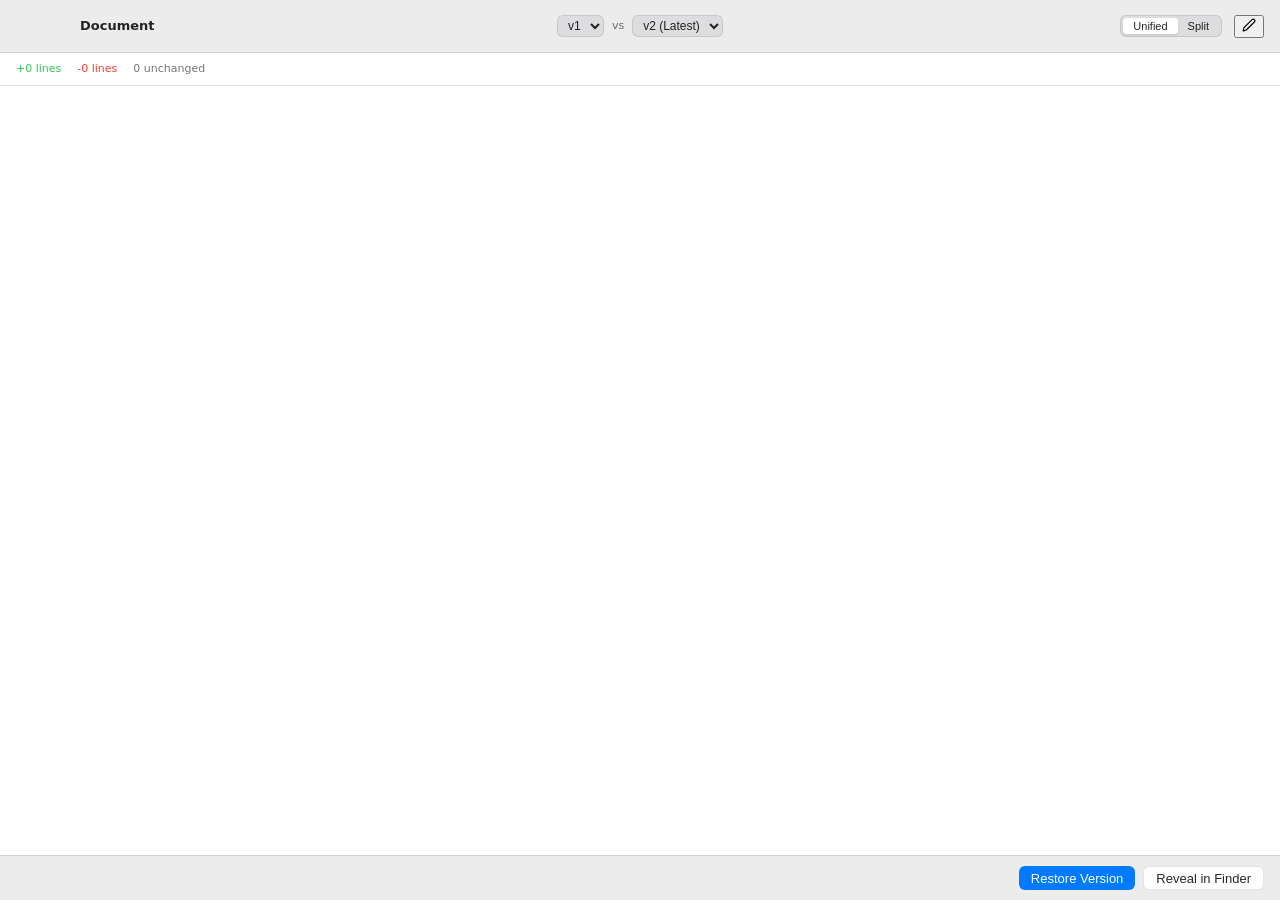
<file: ui/compare.html>
<!DOCTYPE html>
<html lang="en">
<head>
  <meta charset="UTF-8">
  <title>Compare Versions</title>
  <script>window.addEventListener('contextmenu', (e) => e.preventDefault(), true);</script>
  <link rel="stylesheet" href="styles/base.css">
  <link rel="stylesheet" href="styles/tokens.css">
  <link rel="stylesheet" href="styles/compare.css">
</head>
<body data-tauri-drag-region>
  <div id="compare-app">
    <header class="compare-header" data-tauri-drag-region>
      <div class="header-left">
        <h1 id="diff-file-name">Document</h1>
      </div>
      <div class="header-center">
        <select id="diff-v-left" class="version-picker"><option>v1</option></select>
        <span class="compare-vs">vs</span>
        <select id="diff-v-right" class="version-picker"><option>v2 (Latest)</option></select>
      </div>
      <div class="header-right">
        <div class="segmented-control">
          <button class="segment active">Unified</button>
          <button class="segment">Split</button>
        </div>
        <button id="diff-pin-btn" class="icon-btn" title="Toggle Pin">
          <svg width="14" height="14" viewBox="0 0 24 24" fill="none" stroke="currentColor" stroke-width="2"><path d="M21.174 6.812a1 1 0 0 0-3.986-3.987L3.842 16.174a2 2 0 0 0-.5.83l-1.321 4.36a.5.5 0 0 0 .622.622l4.36-1.32a2 2 0 0 0 .83-.5ZM8 15h.01M11 15h.01M14 15h.01M17 15h.01M11 12h.01M14 12h.01M17 12h.01M14 9h.01M17 9h.01M17 6h.01"/></svg>
        </button>
      </div>
    </header>
    
    <div class="diff-stats-bar">
      <span id="diff-stat-added" class="stat-added">+0 lines</span>
      <span id="diff-stat-removed" class="stat-removed">-0 lines</span>
      <span id="diff-stat-unchanged">0 unchanged</span>
    </div>
    
    <main id="diff-content" class="diff-content">
      <!-- Diff lines go here -->
    </main>
    
    <footer class="compare-footer">
      <button class="btn btn-primary" id="btn-restore">Restore Version</button>
      <button class="btn btn-secondary" id="btn-reveal">Reveal in Finder</button>
    </footer>
  </div>
  <script type="module" src="compare.js"></script>
</body>
</html>
</file>
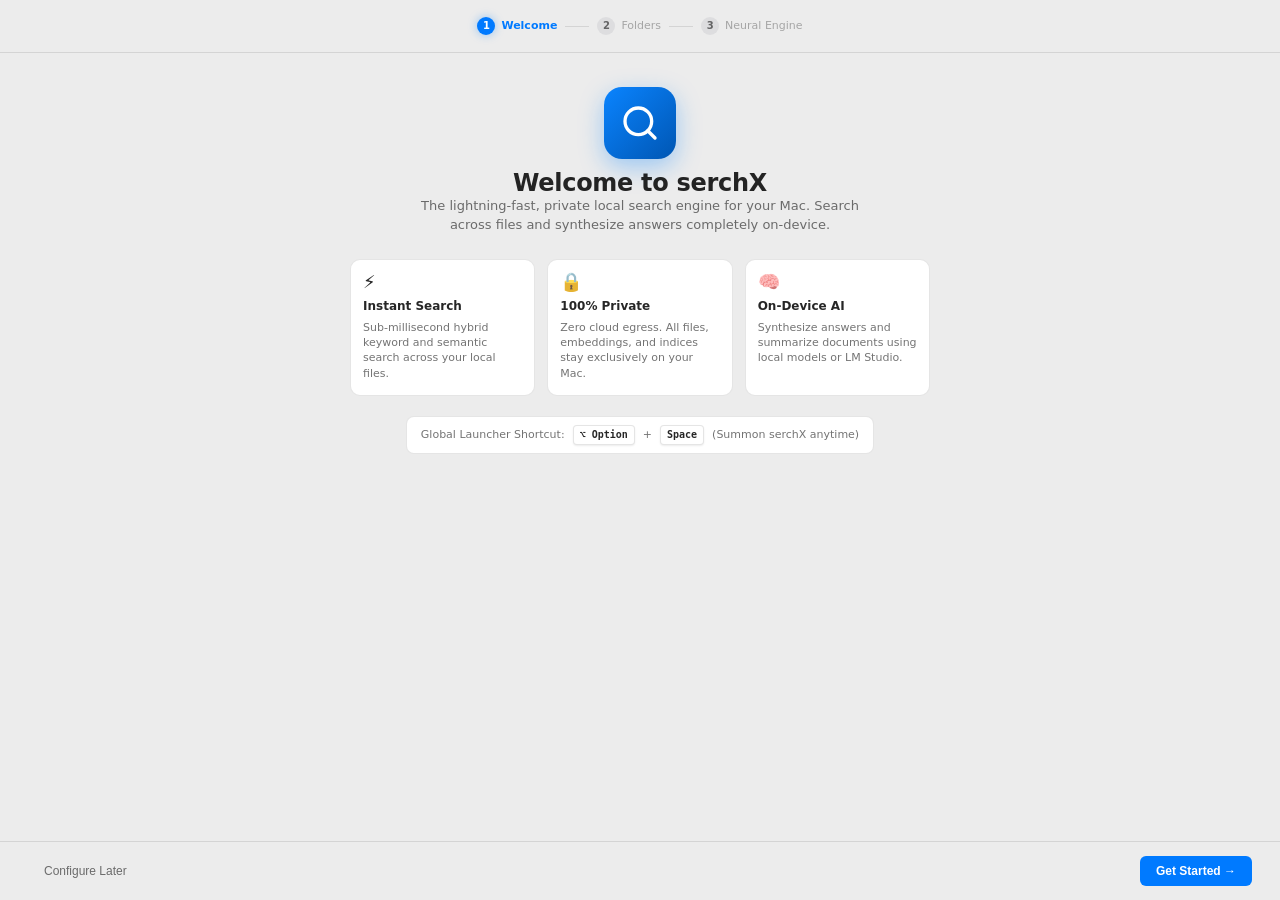
<file: ui/onboarding.html>
<!DOCTYPE html>
<html lang="en">
<head>
  <meta charset="UTF-8">
  <title>Welcome to serchX</title>
  <script>window.addEventListener('contextmenu', (e) => e.preventDefault(), true);</script>
  <link rel="stylesheet" href="styles/tokens.css">
  <link rel="stylesheet" href="styles/base.css">
  <link rel="stylesheet" href="styles/onboarding.css">
</head>
<body>
  <div class="onboarding-app">
    <!-- Top Step Bar (macOS draggable header) -->
    <header class="onboarding-header" data-tauri-drag-region>
      <div class="step-indicator">
        <div id="dot-step-1" class="step-dot active">
          <span class="step-circle">1</span>
          <span>Welcome</span>
        </div>
        <div class="step-separator"></div>
        <div id="dot-step-2" class="step-dot">
          <span class="step-circle">2</span>
          <span>Folders</span>
        </div>
        <div class="step-separator"></div>
        <div id="dot-step-3" class="step-dot">
          <span class="step-circle">3</span>
          <span>Neural Engine</span>
        </div>
      </div>
    </header>

    <!-- Main Content Panes -->
    <main class="onboarding-content">
      <!-- Step 1: Welcome -->
      <section id="step-1" class="step-pane active">
        <div class="welcome-hero">
          <div class="hero-icon-wrap">
            <svg width="40" height="40" viewBox="0 0 24 24" fill="none" stroke="currentColor" stroke-width="2" stroke-linecap="round" stroke-linejoin="round">
              <circle cx="11" cy="11" r="8"></circle>
              <line x1="21" y1="21" x2="16.65" y2="16.65"></line>
            </svg>
          </div>
          <h1 class="hero-title">Welcome to serchX</h1>
          <p class="hero-desc">The lightning-fast, private local search engine for your Mac. Search across files and synthesize answers completely on-device.</p>

          <div class="feature-cards-grid">
            <div class="feature-card">
              <div class="feature-card-icon">⚡</div>
              <div class="feature-card-title">Instant Search</div>
              <p class="feature-card-desc">Sub-millisecond hybrid keyword and semantic search across your local files.</p>
            </div>
            <div class="feature-card">
              <div class="feature-card-icon">🔒</div>
              <div class="feature-card-title">100% Private</div>
              <p class="feature-card-desc">Zero cloud egress. All files, embeddings, and indices stay exclusively on your Mac.</p>
            </div>
            <div class="feature-card">
              <div class="feature-card-icon">🧠</div>
              <div class="feature-card-title">On-Device AI</div>
              <p class="feature-card-desc">Synthesize answers and summarize documents using local models or LM Studio.</p>
            </div>
          </div>

          <div class="welcome-tip-banner">
            <span>Global Launcher Shortcut:</span>
            <span class="kbd-badge">⌥ Option</span> + <span class="kbd-badge">Space</span>
            <span>(Summon serchX anytime)</span>
          </div>
        </div>
      </section>

      <!-- Step 2: Choose What to Index -->
      <section id="step-2" class="step-pane">
        <div class="section-header">
          <h2 class="section-title">Choose Folders to Index</h2>
          <p class="section-desc">serchX only accesses folders you explicitly select. We never scan without your consent.</p>
        </div>

        <div id="folders-list-container" class="folder-pick-list">
          <!-- Documents -->
          <div class="folder-item">
            <div class="folder-info">
              <div class="folder-icon">
                <svg width="16" height="16" viewBox="0 0 24 24" fill="none" stroke="currentColor" stroke-width="2"><path d="M14 2H6a2 2 0 0 0-2 2v16a2 2 0 0 0 2 2h12a2 2 0 0 0 2-2V8z"/><polyline points="14 2 14 8 20 8"/></svg>
              </div>
              <div class="folder-texts">
                <div class="folder-name-row">
                  <span class="folder-name">Documents</span>
                  <span class="folder-tag recommended">Common</span>
                </div>
                <span class="folder-subpath">~/Documents</span>
              </div>
            </div>
            <div class="folder-actions">
              <label class="switch">
                <input type="checkbox" id="check-folder-documents">
                <span class="slider"></span>
              </label>
            </div>
          </div>

          <!-- Desktop -->
          <div class="folder-item">
            <div class="folder-info">
              <div class="folder-icon">
                <svg width="16" height="16" viewBox="0 0 24 24" fill="none" stroke="currentColor" stroke-width="2"><rect x="2" y="3" width="20" height="14" rx="2" ry="2"/><line x1="8" y1="21" x2="16" y2="21"/><line x1="12" y1="17" x2="12" y2="21"/></svg>
              </div>
              <div class="folder-texts">
                <div class="folder-name-row">
                  <span class="folder-name">Desktop</span>
                </div>
                <span class="folder-subpath">~/Desktop</span>
              </div>
            </div>
            <div class="folder-actions">
              <label class="switch">
                <input type="checkbox" id="check-folder-desktop">
                <span class="slider"></span>
              </label>
            </div>
          </div>

          <!-- Downloads -->
          <div class="folder-item">
            <div class="folder-info">
              <div class="folder-icon">
                <svg width="16" height="16" viewBox="0 0 24 24" fill="none" stroke="currentColor" stroke-width="2"><path d="M21 15v4a2 2 0 0 1-2 2H5a2 2 0 0 1-2-2v-4"/><polyline points="7 10 12 15 17 10"/><line x1="12" y1="15" x2="12" y2="3"/></svg>
              </div>
              <div class="folder-texts">
                <div class="folder-name-row">
                  <span class="folder-name">Downloads</span>
                </div>
                <span class="folder-subpath">~/Downloads</span>
              </div>
            </div>
            <div class="folder-actions">
              <label class="switch">
                <input type="checkbox" id="check-folder-downloads">
                <span class="slider"></span>
              </label>
            </div>
          </div>

          <!-- Custom folders dynamically added here -->
          <div id="custom-folders-container"></div>
        </div>

        <button id="btn-pick-custom-folder" class="custom-folder-add-btn">
          <svg width="14" height="14" viewBox="0 0 24 24" fill="none" stroke="currentColor" stroke-width="2"><line x1="12" y1="5" x2="12" y2="19"/><line x1="5" y1="12" x2="19" y2="12"/></svg>
          Add Custom Folder...
        </button>

        <div class="privacy-notice-box">
          <span class="privacy-icon">✓</span>
          <div>
            <strong>Strict Privacy Guarantee:</strong> Folders are only accessed when you explicitly select them. You can pause, re-index, or remove any folder anytime in Settings.
          </div>
        </div>
      </section>

      <!-- Step 3: Neural Engine Setup -->
      <section id="step-3" class="step-pane">
        <div class="section-header">
          <h2 class="section-title">Local AI & Neural Engine</h2>
          <p class="section-desc">Choose how serchX will synthesize search answers and summarize documents.</p>
        </div>

        <div class="ai-options-group">
          <!-- Option 1: On-Device Model (Native Metal) -->
          <div id="card-ai-native" class="ai-option-card selected">
            <div class="ai-option-header">
              <div class="ai-option-title-group">
                <div class="ai-radio-circle"><div class="ai-radio-inner"></div></div>
                <span class="ai-option-title">On-Device Neural Model (Metal GPU)</span>
              </div>
              <span id="ai-hardware-badge" class="ai-badge recommended">Recommended</span>
            </div>
            <p id="ai-native-model-desc" class="ai-option-desc">
              Download a lightweight open model optimized for your Apple Silicon Mac. 100% private on-device inference with zero cloud cost.
            </p>
            <div class="ai-subconfig" style="display: flex;">
              <label style="font-size: 11px; color: var(--label); display: flex; align-items: center; gap: 6px; cursor: pointer;">
                <input type="checkbox" id="check-download-native-model" checked>
                <span id="download-native-model-label">Download recommended model in background</span>
              </label>
            </div>
          </div>

          <!-- Option 2: Local Server (LM Studio / Ollama) -->
          <div id="card-ai-server" class="ai-option-card">
            <div class="ai-option-header">
              <div class="ai-option-title-group">
                <div class="ai-radio-circle"><div class="ai-radio-inner"></div></div>
                <span class="ai-option-title">Local Server (LM Studio / Ollama)</span>
              </div>
              <span class="ai-badge byo">Custom Server</span>
            </div>
            <p class="ai-option-desc">
              Connect to your existing local AI server. Use your downloaded models from LM Studio or Ollama without downloading again.
            </p>
            <div class="ai-subconfig">
              <div style="display: flex; gap: 8px; align-items: center;">
                <select id="select-onboarding-provider" class="text-input" style="height: 24px; font-size: 11px; padding: 0 8px; background: var(--content-bg); border: 0.5px solid var(--separator); border-radius: 4px; color: var(--label);">
                  <option value="lm_studio">LM Studio (v1 API)</option>
                  <option value="ollama">Ollama</option>
                </select>
                <input type="text" id="input-onboarding-endpoint" class="text-input" style="height: 24px; width: 170px; font-size: 11px; font-family: var(--mono); padding: 0 8px; background: var(--content-bg); border: 0.5px solid var(--separator); border-radius: 4px; color: var(--label);" value="http://127.0.0.1:1234">
                <button id="btn-onboarding-test-server" class="btn" style="height: 24px; padding: 0 8px; font-size: 10px;">Check</button>
              </div>
              <span id="onboarding-server-status" style="font-size: 10px; color: var(--label-2);"></span>
            </div>
          </div>

          <!-- Option 3: Search Only -->
          <div id="card-ai-none" class="ai-option-card">
            <div class="ai-option-header">
              <div class="ai-option-title-group">
                <div class="ai-radio-circle"><div class="ai-radio-inner"></div></div>
                <span class="ai-option-title">Search Only (No AI Synthesis)</span>
              </div>
              <span class="ai-badge light">Lightweight</span>
            </div>
            <p class="ai-option-desc">
              Focus purely on fast keyword & semantic file retrieval. Zero extra RAM or background model downloads. You can enable AI later in Settings.
            </p>
          </div>
        </div>
      </section>
    </main>

    <!-- Bottom Footer Navigation -->
    <footer class="onboarding-footer">
      <div class="footer-left">
        <button id="btn-back" class="btn" style="display: none;">← Back</button>
        <button id="btn-skip-setup" class="btn btn-subtle">Configure Later</button>
      </div>
      <div class="footer-right">
        <button id="btn-next" class="btn btn-primary">Get Started →</button>
      </div>
    </footer>
  </div>

  <script type="module" src="onboarding.js"></script>
</body>
</html>
</file>
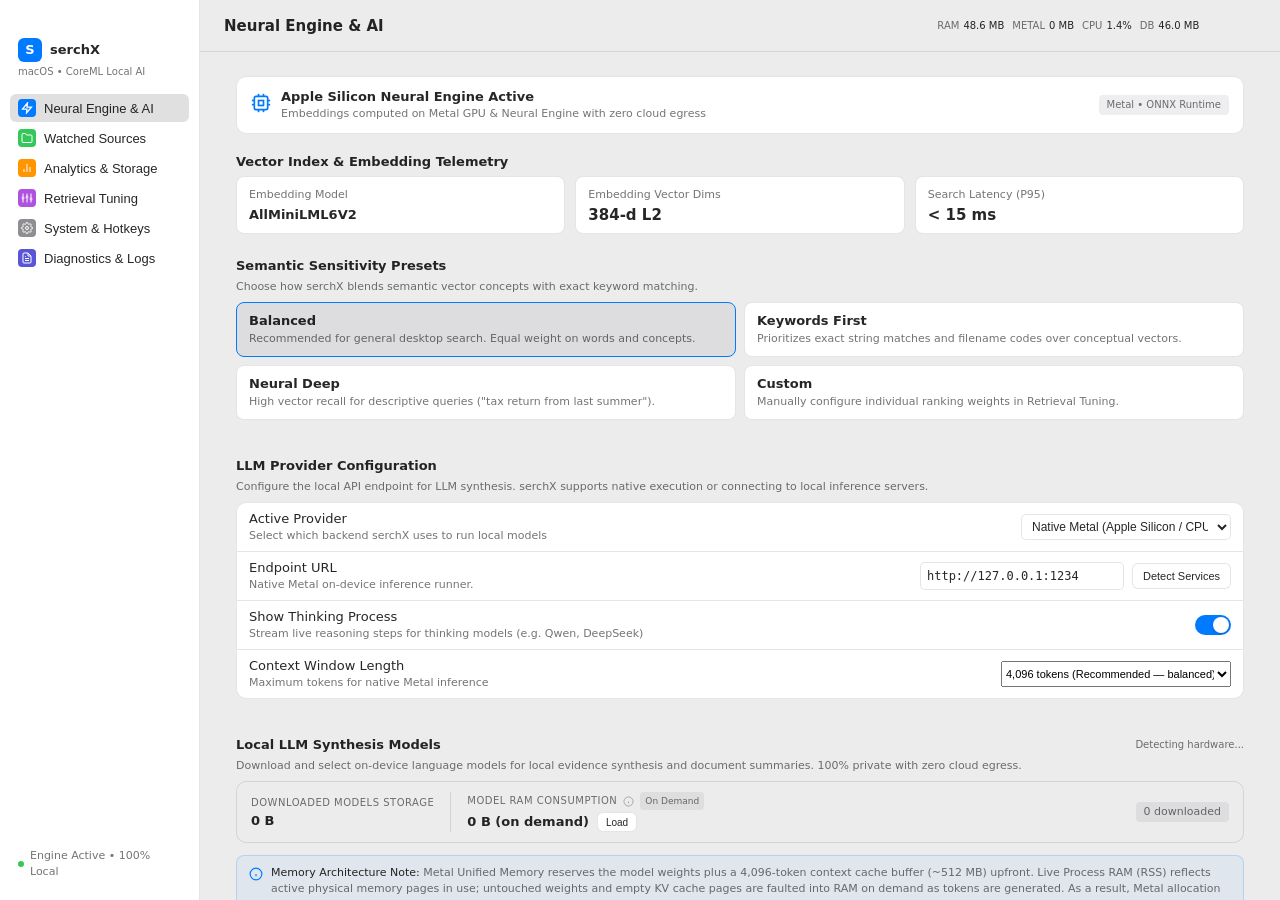
<file: ui/settings.html>
<!DOCTYPE html>
<html lang="en">

<head>
  <meta charset="UTF-8">
  <meta name="viewport" content="width=device-width, initial-scale=1.0">
  <title>serchX Settings</title>
  <script>window.addEventListener('contextmenu', (e) => e.preventDefault(), true);</script>
  <link rel="stylesheet" href="styles/tokens.css">
  <link rel="stylesheet" href="styles/base.css">
  <link rel="stylesheet" href="styles/settings-app.css">
</head>

<body>
  <div class="settings-shell" data-tauri-drag-region>
    <!-- Left Sidebar -->
    <aside class="settings-sidebar" data-tauri-drag-region>
      <div data-tauri-drag-region>
        <div class="sidebar-header" data-tauri-drag-region>
          <div class="brand-row" data-tauri-drag-region>
            <div class="brand-icon" data-tauri-drag-region>S</div>
            <span class="brand-title" data-tauri-drag-region>serchX</span>
          </div>
          <span class="brand-badge" data-tauri-drag-region>macOS • CoreML Local AI</span>
        </div>

        <nav class="sidebar-nav">
          <button class="nav-item active" data-tab="neural-engine">
            <span class="nav-icon icon-blue">
              <svg viewBox="0 0 24 24" fill="none" stroke="currentColor" stroke-width="2.5">
                <polygon points="13 2 3 14 12 14 11 22 21 10 12 10 13 2" />
              </svg>
            </span>
            <span>Neural Engine & AI</span>
          </button>
          <button class="nav-item" data-tab="watched-sources">
            <span class="nav-icon icon-green">
              <svg viewBox="0 0 24 24" fill="none" stroke="currentColor" stroke-width="2">
                <path d="M22 19a2 2 0 0 1-2 2H4a2 2 0 0 1-2-2V5a2 2 0 0 1 2-2h5l2 3h9a2 2 0 0 1 2 2z" />
              </svg>
            </span>
            <span>Watched Sources</span>
          </button>
          <button class="nav-item" data-tab="analytics">
            <span class="nav-icon icon-orange">
              <svg viewBox="0 0 24 24" fill="none" stroke="currentColor" stroke-width="2">
                <line x1="18" y1="20" x2="18" y2="10" />
                <line x1="12" y1="20" x2="12" y2="4" />
                <line x1="6" y1="20" x2="6" y2="14" />
              </svg>
            </span>
            <span>Analytics & Storage</span>
          </button>
          <button class="nav-item" data-tab="retrieval-tuning">
            <span class="nav-icon icon-purple">
              <svg viewBox="0 0 24 24" fill="none" stroke="currentColor" stroke-width="2">
                <line x1="4" y1="21" x2="4" y2="14" />
                <line x1="4" y1="10" x2="4" y2="3" />
                <line x1="12" y1="21" x2="12" y2="12" />
                <line x1="12" y1="8" x2="12" y2="3" />
                <line x1="20" y1="21" x2="20" y2="16" />
                <line x1="20" y1="12" x2="20" y2="3" />
                <circle cx="4" cy="12" r="2" />
                <circle cx="12" cy="10" r="2" />
                <circle cx="20" cy="14" r="2" />
              </svg>
            </span>
            <span>Retrieval Tuning</span>
          </button>
          <button class="nav-item" data-tab="system-hotkeys">
            <span class="nav-icon icon-gray">
              <svg viewBox="0 0 24 24" fill="none" stroke="currentColor" stroke-width="2">
                <circle cx="12" cy="12" r="3" />
                <path
                  d="M19.4 15a1.65 1.65 0 0 0 .33 1.82l.06.06a2 2 0 0 1 0 2.83 2 2 0 0 1-2.83 0l-.06-.06a1.65 1.65 0 0 0-1.82-.33 1.65 1.65 0 0 0-1 1.51V21a2 2 0 0 1-2 2 2 2 0 0 1-2-2v-.09A1.65 1.65 0 0 0 9 19.4a1.65 1.65 0 0 0-1.82.33l-.06.06a2 2 0 0 1-2.83 0 2 2 0 0 1 0-2.83l.06-.06a1.65 1.65 0 0 0 .33-1.82 1.65 1.65 0 0 0-1.51-1H3a2 2 0 0 1-2-2 2 2 0 0 1 2-2h.09A1.65 1.65 0 0 0 4.6 9a1.65 1.65 0 0 0-.33-1.82l-.06-.06a2 2 0 0 1 0-2.83 2 2 0 0 1 2.83 0l.06.06a1.65 1.65 0 0 0 1.82.33H9a1.65 1.65 0 0 0 1-1.51V3a2 2 0 0 1 2-2 2 2 0 0 1 2 2v.09a1.65 1.65 0 0 0 1 1.51 1.65 1.65 0 0 0 1.82-.33l.06-.06a2 2 0 0 1 2.83 0 2 2 0 0 1 0 2.83l-.06.06a1.65 1.65 0 0 0-.33 1.82V9a1.65 1.65 0 0 0 1.51 1H21a2 2 0 0 1 2 2 2 2 0 0 1-2 2h-.09a1.65 1.65 0 0 0-1.51 1z" />
              </svg>
            </span>
            <span>System & Hotkeys</span>
          </button>
          <button class="nav-item" data-tab="diagnostics">
            <span class="nav-icon icon-indigo">
              <svg viewBox="0 0 24 24" fill="none" stroke="currentColor" stroke-width="2">
                <path d="M14 2H6a2 2 0 0 0-2 2v16a2 2 0 0 0 2 2h12a2 2 0 0 0 2-2V8z" />
                <polyline points="14 2 14 8 20 8" />
                <line x1="16" y1="13" x2="8" y2="13" />
                <line x1="16" y1="17" x2="8" y2="17" />
                <polyline points="10 9 9 9 8 9" />
              </svg>
            </span>
            <span>Diagnostics & Logs</span>
          </button>
        </nav>
      </div>

      <div class="sidebar-footer" data-tauri-drag-region>
        <div class="system-status-indicator" data-tauri-drag-region>
          <div class="status-dot pulsing" data-tauri-drag-region></div>
          <span id="sidebar-engine-status" data-tauri-drag-region>Engine Active • 100% Local</span>
        </div>
      </div>
    </aside>

    <!-- Main Content Panel -->
    <main class="settings-main">
      <header class="main-header" data-tauri-drag-region>
        <div class="header-titles" data-tauri-drag-region>
          <h1 id="section-title" data-tauri-drag-region>Neural Engine & AI</h1>
          <p id="section-subtitle" data-tauri-drag-region>Local neural embeddings and on-device machine intelligence</p>
        </div>
        <div class="header-right" data-tauri-drag-region>
          <div id="telemetry-meters-header" class="telemetry-meters" data-tauri-drag-region>
            <div id="telemetry-item-ram" class="telemetry-meter-item"
              title="Process Resident RAM (RSS): Physical memory pages currently mapped by SerchX. Empty KV cache pages and untouched model weights are faulted into RAM on demand as tokens are generated."
              data-tauri-drag-region>
              <span class="meter-label" data-tauri-drag-region>RAM</span>
              <span id="meter-ram" class="meter-value" data-tauri-drag-region>-- MB</span>
            </div>
            <div id="telemetry-item-metal" class="telemetry-meter-item"
              title="Metal Unified Memory: Model weights + 2,048 KV cache buffer capacity (~256 MB) allocated on Apple Silicon Unified Memory. Can exceed idle Process RAM because cache pages are mapped into RAM on demand."
              data-tauri-drag-region>
              <span class="meter-label" data-tauri-drag-region>METAL</span>
              <span id="meter-metal" class="meter-value" data-tauri-drag-region>0 MB</span>
            </div>
            <div id="telemetry-item-cpu" class="telemetry-meter-item" title="Process CPU Usage" data-tauri-drag-region>
              <span class="meter-label" data-tauri-drag-region>CPU</span>
              <span id="meter-cpu" class="meter-value" data-tauri-drag-region>0.0%</span>
            </div>
            <div id="telemetry-item-db" class="telemetry-meter-item" title="SQLite Database Footprint"
              data-tauri-drag-region>
              <span class="meter-label" data-tauri-drag-region>DB</span>
              <span id="meter-storage" class="meter-value" data-tauri-drag-region>-- MB</span>
            </div>
          </div>
          <div id="save-status-pill" class="save-pill" data-tauri-drag-region>✓ Saved</div>
        </div>
      </header>

      <section class="main-content">
        <!-- 1. Neural Engine & AI View -->
        <div id="view-neural-engine" class="content-section active">
          <!-- Hardware Acceleration Banner -->
          <div class="telemetry-banner">
            <div class="telemetry-left">
              <div class="telemetry-icon">
                <svg width="22" height="22" viewBox="0 0 24 24" fill="none" stroke="currentColor" stroke-width="2">
                  <rect x="4" y="4" width="16" height="16" rx="2" />
                  <rect x="9" y="9" width="6" height="6" />
                  <line x1="9" y1="1" x2="9" y2="4" />
                  <line x1="15" y1="1" x2="15" y2="4" />
                  <line x1="9" y1="20" x2="9" y2="23" />
                  <line x1="15" y1="20" x2="15" y2="23" />
                  <line x1="20" y1="9" x2="23" y2="9" />
                  <line x1="20" y1="14" x2="23" y2="14" />
                  <line x1="1" y1="9" x2="4" y2="9" />
                  <line x1="1" y1="14" x2="4" y2="14" />
                </svg>
              </div>
              <div class="telemetry-text">
                <h3>Apple Silicon Neural Engine Active</h3>
                <p>Embeddings computed on Metal GPU &amp; Neural Engine with zero cloud egress</p>
              </div>
            </div>
            <span class="telemetry-tag">Metal • ONNX Runtime</span>
          </div>

          <!-- Model & Memory Telemetry -->
          <div class="card">
            <div class="card-title-row">
              <span class="card-title">Vector Index &amp; Embedding Telemetry</span>
            </div>
            <div class="metrics-row">
              <div class="metric-box">
                <span class="metric-label">Embedding Model</span>
                <span class="metric-value" style="font-size: 13px;">AllMiniLML6V2</span>
              </div>
              <div class="metric-box">
                <span class="metric-label">Embedding Vector Dims</span>
                <span class="metric-value">384-d L2</span>
              </div>
              <div class="metric-box">
                <span class="metric-label">Search Latency (P95)</span>
                <span class="metric-value" id="telemetry-latency">&lt; 15 ms</span>
              </div>
            </div>
          </div>

          <!-- Sensitivity Presets -->
          <div class="card">
            <div class="card-title-row">
              <span class="card-title">Semantic Sensitivity Presets</span>
            </div>
            <p class="card-desc">Choose how serchX blends semantic vector concepts with exact keyword matching.</p>

            <div class="preset-grid">
              <div class="preset-card active" data-preset="balanced">
                <div class="preset-name">Balanced</div>
                <div class="preset-desc">Recommended for general desktop search. Equal weight on words and concepts.
                </div>
              </div>
              <div class="preset-card" data-preset="light">
                <div class="preset-name">Keywords First</div>
                <div class="preset-desc">Prioritizes exact string matches and filename codes over conceptual vectors.
                </div>
              </div>
              <div class="preset-card" data-preset="power">
                <div class="preset-name">Neural Deep</div>
                <div class="preset-desc">High vector recall for descriptive queries ("tax return from last summer").
                </div>
              </div>
              <div class="preset-card" data-preset="custom">
                <div class="preset-name">Custom</div>
                <div class="preset-desc">Manually configure individual ranking weights in Retrieval Tuning.</div>
              </div>
            </div>
          </div>

          <!-- Local LLM Server Configuration -->
          <div class="card" style="margin-top: 14px;">
            <div class="card-title-row">
              <span class="card-title">LLM Provider Configuration</span>
            </div>
            <p class="card-desc">Configure the local API endpoint for LLM synthesis. serchX supports native execution or
              connecting to local inference servers.</p>

            <div class="settings-group">
              <div class="setting-row">
                <div class="setting-label">
                  <span>Active Provider</span>
                  <small>Select which backend serchX uses to run local models</small>
                </div>
                <select id="select-llm-provider" class="text-input"
                  style="width: 210px; height: 26px; font-size: 12px;">
                  <option value="native">Native Metal (Apple Silicon / CPU)</option>
                  <option value="lm_studio">LM Studio (v1 API)</option>
                  <option value="ollama">Ollama</option>
                  <option value="openai_compat">OpenAI Compatible (Local)</option>
                  <option value="anthropic_compat">Anthropic Compatible (Local)</option>
                </select>
              </div>

              <div class="setting-row">
                <div class="setting-label">
                  <span>Endpoint URL</span>
                  <small id="llm-endpoint-status-hint">The local address for the selected provider (localhost
                    only)</small>
                </div>
                <div style="display: flex; gap: 8px; align-items: center;">
                  <input type="text" id="input-llm-endpoint" class="text-input"
                    style="width: 190px; height: 26px; font-size: 12px; font-family: var(--mono);"
                    placeholder="http://127.0.0.1:1234">
                  <button id="btn-detect-endpoints" class="btn btn-secondary"
                    style="height: 26px; padding: 0 10px; font-size: 11px;">Detect Services</button>
                </div>
              </div>

              <div class="setting-row">
                <div class="setting-label">
                  <span>Show Thinking Process</span>
                  <small>Stream live reasoning steps for thinking models (e.g. Qwen, DeepSeek)</small>
                </div>
                <label class="switch">
                  <input type="checkbox" id="toggle-show-thinking" checked>
                  <span class="switch-slider"></span>
                </label>
              </div>

              <div class="setting-row">
                <div class="setting-label">
                  <span>Context Window Length</span>
                  <small>Maximum tokens for native Metal inference</small>
                </div>
                <select id="select-context-length" class="select-input"
                  style="width: 230px; height: 26px; font-size: 11px;">
                  <option value="2048">2,048 tokens (Minimal RAM, fastest)</option>
                  <option value="4096">4,096 tokens (Recommended — balanced)</option>
                  <option value="8192">8,192 tokens (Extended context)</option>
                  <option value="16384">16,384 tokens (Max — large unified RAM)</option>
                </select>
              </div>
            </div>
          </div>

          <!-- Local LLM Synthesis Models -->
          <div class="card" style="margin-top: 14px;">
            <div class="card-title-row">
              <span class="card-title">Local LLM Synthesis Models</span>
              <span id="llm-hardware-badge" class="brand-badge" style="margin: 0;">Detecting hardware...</span>
            </div>
            <p class="card-desc">Download and select on-device language models for local evidence synthesis and document
              summaries. 100% private with zero cloud egress.</p>

            <!-- Top telemetry summary: Total Downloaded Models Size and Model RAM consumption -->
            <div id="llm-models-summary-bar" class="settings-group"
              style="padding: 10px 14px; margin-bottom: 12px; display: flex; flex-direction: row; align-items: center; justify-content: space-between; gap: 12px; background: rgba(255, 255, 255, 0.03);">
              <div style="display: flex; align-items: center; gap: 16px; flex-wrap: wrap;">
                <div style="display: flex; flex-direction: column; gap: 2px;">
                  <span
                    style="font-size: 10px; text-transform: uppercase; letter-spacing: 0.5px; color: var(--label-2); font-weight: 500;">Downloaded
                    Models Storage</span>
                  <span id="llm-total-downloaded-size" style="font-size: 13px; font-weight: 600; color: var(--label);">0
                    B</span>
                </div>
                <div id="llm-ram-consumption-container"
                  style="display: flex; padding-left: 16px; border-left: 0.5px solid var(--separator); flex-direction: column; gap: 2px;">
                  <div style="display: flex; align-items: center; gap: 6px;">
                    <span
                      style="font-size: 10px; text-transform: uppercase; letter-spacing: 0.5px; color: var(--label-2); font-weight: 500;">Model
                      RAM Consumption</span>
                    <span id="llm-ram-info-icon" class="info-help-icon"
                      style="display: inline-flex; align-items: center; justify-content: center; cursor: help; color: var(--label-3);"
                      title="Metal Unified Memory reserves the model weights plus ~256 MB KV cache capacity (2,048 tokens). Live Process RAM only maps physical pages into memory on demand during token generation.">
                      <svg width="11" height="11" viewBox="0 0 24 24" fill="none" stroke="currentColor"
                        stroke-width="2">
                        <circle cx="12" cy="12" r="10" />
                        <line x1="12" y1="16" x2="12" y2="12" />
                        <line x1="12" y1="8" x2="12.01" y2="8" />
                      </svg>
                    </span>
                    <span id="llm-ram-status-tag" class="telemetry-tag"
                      style="background: rgba(142, 142, 147, 0.15); color: var(--label-2); font-size: 9px; padding: 1px 5px;">On
                      Demand</span>
                  </div>
                  <div style="display: flex; align-items: center; gap: 8px;">
                    <span id="llm-ram-consumption-value"
                      style="font-size: 13px; font-weight: 600; color: var(--label);">0 B (on demand)</span>
                    <button id="btn-unload-model-ram" class="btn btn-secondary"
                      style="height: 20px; padding: 0 8px; font-size: 10px;"
                      title="Load active model into memory">Load</button>
                  </div>
                </div>
              </div>
              <div id="llm-downloaded-count-tag" class="telemetry-tag" style="font-size: 11px;">0 downloaded</div>
            </div>

            <!-- Explanatory note explaining Metal vs Resident RAM -->
            <div id="llm-memory-info-note"
              style="display: flex; align-items: flex-start; gap: 8px; padding: 9px 12px; margin-bottom: 12px; background: rgba(0, 122, 255, 0.05); border: 0.5px solid rgba(0, 122, 255, 0.18); border-radius: 8px; font-size: 11px; line-height: 1.45; color: var(--label-2);">
              <svg style="width: 14px; height: 14px; flex-shrink: 0; margin-top: 1.5px; color: var(--accent);"
                viewBox="0 0 24 24" fill="none" stroke="currentColor" stroke-width="2">
                <circle cx="12" cy="12" r="10"></circle>
                <line x1="12" y1="16" x2="12" y2="12"></line>
                <line x1="12" y1="8" x2="12.01" y2="8"></line>
              </svg>
              <span>
                <strong style="color: var(--label); font-weight: 500;">Memory Architecture Note:</strong>
                <span id="llm-memory-info-text">Metal Unified Memory reserves the model weights plus a <span
                    id="llm-context-length-tokens">4,096</span>-token context cache buffer (~<span
                    id="llm-context-cache-size">1 GB</span>) upfront. Live Process RAM (RSS) reflects active physical
                  memory pages in use; untouched weights and empty KV cache pages are faulted into RAM on demand as
                  tokens are generated. As a result, Metal allocation can exceed idle Process RAM.</span>
              </span>
            </div>

            <div id="llm-download-container"
              style="display: none; padding: 12px; margin-bottom: 12px; background: var(--group-bg); border-radius: 8px; border: 0.5px solid var(--separator);">
              <div style="display: flex; justify-content: space-between; margin-bottom: 6px;">
                <span id="llm-download-title"
                  style="font-size: 13px; font-weight: 500; color: var(--label);">Downloading model...</span>
                <span id="llm-download-stats"
                  style="font-size: 11px; color: var(--label-2); font-variant-numeric: tabular-nums;">0% • 0 MB/s</span>
              </div>
              <div
                style="width: 100%; height: 6px; background: var(--fill-tertiary); border-radius: 3px; overflow: hidden;">
                <div id="llm-download-bar"
                  style="width: 0%; height: 100%; background: var(--accent); transition: width 150ms ease, background 300ms ease;">
                </div>
              </div>
              <div style="display: flex; justify-content: space-between; align-items: center; margin-top: 8px;">
                <span id="llm-download-eta" style="font-size: 11px; color: var(--label-3);">Estimating time...</span>
                <div style="display: flex; gap: 6px;">
                  <button id="btn-pause-llm-download" class="btn btn-secondary"
                    style="height: 24px; padding: 0 10px; font-size: 11px;">Pause</button>
                  <button id="btn-resume-llm-download" class="btn btn-secondary"
                    style="display: none; height: 24px; padding: 0 10px; font-size: 11px; background: rgba(52, 199, 89, 0.15); color: #34c759;">Resume</button>
                  <button id="btn-cancel-llm-download" class="btn btn-secondary"
                    style="height: 24px; padding: 0 10px; font-size: 11px; color: #ff453a;">Cancel</button>
                </div>
              </div>
            </div>

            <div id="llm-models-list" class="settings-group" style="padding: 4px;">
              <!-- Dynamically populated model items -->
            </div>

            <div style="display: flex; gap: 8px; margin-top: 12px; align-items: center; flex-wrap: wrap;">
              <button id="btn-reveal-models-dir" class="btn btn-secondary">Open Models Folder</button>
              <button id="btn-import-gguf" class="btn btn-secondary">Import File / Folder...</button>
              <div style="display: flex; gap: 6px; align-items: center; margin-left: auto;">
                <input type="text" id="input-import-path" placeholder="Paste .gguf file or model folder path..."
                  class="input" style="width: 250px; font-size: 11px; padding: 4px 8px; height: 26px;">
                <button id="btn-import-path-submit" class="btn btn-primary"
                  style="height: 26px; padding: 0 10px; font-size: 11px;">Import</button>
              </div>
            </div>
          </div>
        </div>

        <!-- 2. Watched Sources View -->
        <div id="view-watched-sources" class="content-section">
          <!-- Indexing Engine Table Card -->
          <div class="card" id="indexing-engine-card">
            <div class="card-title-row" style="align-items: center; gap: 10px; flex-wrap: wrap;">
              <div style="display: flex; align-items: center; gap: 8px; flex: 1; min-width: 0;">
                <span id="queue-pulse-dot"
                  style="width: 8px; height: 8px; border-radius: 50%; background: var(--fill-secondary); flex-shrink: 0; transition: background 0.3s;"></span>
                <span class="card-title">Indexing Engine</span>
                <span id="queue-status-label"
                  style="font-size: 11px; color: var(--label-2); font-weight: 400; margin-left: 2px;">Idle</span>
                <span id="queue-progress-badge"
                  style="font-size: 11px; color: var(--label-3); font-variant-numeric: tabular-nums;"></span>
              </div>
              <div style="display: flex; gap: 6px; align-items: center; flex-shrink: 0;">
                <button id="btn-pause-crawl" class="btn btn-secondary"
                  style="display: none; align-items: center; gap: 5px; height: 26px; padding: 0 10px; font-size: 11px;"
                  title="Pause all indexing">
                  <span>⏸</span> Pause All
                </button>
                <button id="btn-resume-crawl" class="btn btn-secondary"
                  style="display: none; align-items: center; gap: 5px; height: 26px; padding: 0 10px; font-size: 11px; background: rgba(52, 199, 89, 0.15); color: #34c759; border-color: rgba(52, 199, 89, 0.35);"
                  title="Resume all indexing">
                  <span>▶</span> Resume All
                </button>
                <button id="btn-rescan-all" class="btn btn-secondary"
                  style="height: 26px; padding: 0 10px; font-size: 11px;">Re-scan All</button>
                <button id="btn-clean-db-reindex-sources" class="btn btn-danger"
                  style="height: 26px; padding: 0 10px; font-size: 11px;">Clean DB &amp; Re-index</button>
              </div>
            </div>

            <!-- Folders table -->
            <div style="overflow: hidden; border-top: 0.5px solid var(--separator);">
              <table style="width: 100%; border-collapse: collapse; font-size: 12px;">
                <thead>
                  <tr style="background: var(--fill-quaternary);">
                    <th
                      style="padding: 6px 14px; text-align: left; font-size: 10px; font-weight: 600; text-transform: uppercase; letter-spacing: 0.4px; color: var(--label-2); width: 40%;">
                      Folder</th>
                    <th
                      style="padding: 6px 8px; text-align: center; font-size: 10px; font-weight: 600; text-transform: uppercase; letter-spacing: 0.4px; color: var(--label-2); width: 80px;">
                      Status</th>
                    <th
                      style="padding: 6px 8px; text-align: left; font-size: 10px; font-weight: 600; text-transform: uppercase; letter-spacing: 0.4px; color: var(--label-2);">
                      Progress</th>
                    <th
                      style="padding: 6px 8px; text-align: right; font-size: 10px; font-weight: 600; text-transform: uppercase; letter-spacing: 0.4px; color: var(--label-2); width: 72px;">
                      ETA</th>
                    <th
                      style="padding: 6px 14px; text-align: right; font-size: 10px; font-weight: 600; text-transform: uppercase; letter-spacing: 0.4px; color: var(--label-2); width: 90px;">
                      Actions</th>
                  </tr>
                </thead>
                <tbody id="indexing-folders-tbody">
                  <tr>
                    <td colspan="5" id="indexing-table-empty-row"
                      style="padding: 18px 14px; text-align: center; color: var(--label-2); font-size: 12px;">No folders
                      indexing — queue is idle</td>
                  </tr>
                </tbody>
              </table>
            </div>

            <!-- Active file ticker -->
            <div id="active-file-ticker-row"
              style="display: none; padding: 6px 14px; border-top: 0.5px solid var(--separator); font-size: 11px; color: var(--label-2); white-space: nowrap; overflow: hidden; text-overflow: ellipsis; background: var(--fill-quaternary);">
              <span style="color: var(--label-3); margin-right: 6px; font-size: 10px;">▸</span><span
                id="active-file-ticker"></span>
            </div>

            <!-- Overall progress bar -->
            <div id="queue-progress-bar-container"
              style="display: none; padding: 8px 14px; border-top: 0.5px solid var(--separator);">
              <div style="display: flex; justify-content: space-between; margin-bottom: 4px;">
                <span id="queue-progress-stats"
                  style="font-size: 11px; color: var(--label-2); font-variant-numeric: tabular-nums;">0 / 0 files</span>
                <span id="queue-progress-percent"
                  style="font-size: 11px; color: var(--label-2); font-variant-numeric: tabular-nums;">0%</span>
              </div>
              <div
                style="width: 100%; height: 4px; background: var(--fill-tertiary); border-radius: 2px; overflow: hidden;">
                <div id="queue-progress-bar-fill"
                  style="width: 0%; height: 100%; background: var(--accent); transition: width 150ms ease;"></div>
              </div>
            </div>

            <!-- Recent events drawer -->
            <div style="border-top: 0.5px solid var(--separator);">
              <button id="btn-toggle-queue-drawer"
                style="display: flex; align-items: center; gap: 6px; width: 100%; background: transparent; border: none; padding: 7px 14px; color: var(--label-2); font-size: 11px; cursor: pointer; text-align: left;">
                <span id="queue-drawer-icon"
                  style="display: inline-block; transition: transform 0.2s; font-size: 9px;">▶</span>
                <span id="queue-drawer-toggle-label">Recent Files (0)</span>
              </button>
              <div id="queue-drawer-content" style="display: none;">
                <div style="padding: 0 14px 12px;">
                  <table style="width: 100%; border-collapse: collapse; font-size: 11px;">
                    <thead>
                      <tr style="border-bottom: 0.5px solid var(--separator);">
                        <th
                          style="padding: 4px 6px 4px 0; text-align: left; color: var(--label-2); font-weight: 600; font-size: 10px; text-transform: uppercase; letter-spacing: 0.4px;">
                          Type</th>
                        <th
                          style="padding: 4px 6px; text-align: left; color: var(--label-2); font-weight: 600; font-size: 10px; text-transform: uppercase; letter-spacing: 0.4px;">
                          File</th>
                        <th
                          style="padding: 4px 6px; text-align: right; color: var(--label-2); font-weight: 600; font-size: 10px; text-transform: uppercase; letter-spacing: 0.4px;">
                          Size</th>
                        <th
                          style="padding: 4px 0 4px 6px; text-align: right; color: var(--label-2); font-weight: 600; font-size: 10px; text-transform: uppercase; letter-spacing: 0.4px;">
                          Status</th>
                      </tr>
                    </thead>
                    <tbody id="recent-stream-tbody">
                      <tr>
                        <td colspan="4" class="queue-empty-text">Waiting for indexing activity...</td>
                      </tr>
                    </tbody>
                  </table>
                </div>
              </div>
            </div>
          </div>


          <!-- Delete Queue Card -->
          <div class="card" id="delete-queue-card" style="margin-top: 14px; display: none;">
            <div class="card-title-row" style="align-items: center; gap: 10px; flex-wrap: wrap;">
              <div style="display: flex; align-items: center; gap: 8px; flex: 1; min-width: 0;">
                <span id="dq-pulse-dot"
                  style="width: 8px; height: 8px; border-radius: 50%; background: var(--red); flex-shrink: 0; animation: queuePulse 1.2s ease-in-out infinite;"></span>
                <span class="card-title">Delete Queue</span>
                <span id="dq-status-label"
                  style="font-size: 11px; color: var(--label-2); font-weight: 400; margin-left: 2px;">Running</span>
              </div>
            </div>
            <div style="overflow: hidden; border-top: 0.5px solid var(--separator);">
              <table style="width: 100%; border-collapse: collapse; font-size: 12px;">
                <thead>
                  <tr style="background: var(--fill-quaternary);">
                    <th
                      style="padding: 6px 14px; text-align: left; font-size: 10px; font-weight: 600; text-transform: uppercase; letter-spacing: 0.4px; color: var(--label-2); width: 40%;">
                      Operation</th>
                    <th
                      style="padding: 6px 8px; text-align: center; font-size: 10px; font-weight: 600; text-transform: uppercase; letter-spacing: 0.4px; color: var(--label-2); width: 80px;">
                      Status</th>
                    <th
                      style="padding: 6px 8px; text-align: left; font-size: 10px; font-weight: 600; text-transform: uppercase; letter-spacing: 0.4px; color: var(--label-2);">
                      Progress</th>
                    <th
                      style="padding: 6px 14px; text-align: right; font-size: 10px; font-weight: 600; text-transform: uppercase; letter-spacing: 0.4px; color: var(--label-2); width: 130px;">
                      Actions</th>
                  </tr>
                </thead>
                <tbody id="delete-queue-tbody">
                  <tr>
                    <td colspan="4"
                      style="padding: 18px 14px; text-align: center; color: var(--label-2); font-size: 12px;">No delete
                      operations running</td>
                  </tr>
                </tbody>
              </table>
            </div>
          </div>

          <!-- Post-stop requeue modal -->
          <div id="dq-requeue-modal" class="modal-overlay" style="display: none;">
            <div class="modal-card" style="max-width: 420px;">
              <div class="modal-header">
                <h3 class="modal-title">Delete Stopped</h3>
                <button id="dq-requeue-modal-close" class="btn-icon-only" title="Close">✕</button>
              </div>
              <div class="modal-body">
                <p class="modal-desc">The delete job was stopped before it finished. Some index data may still remain.
                </p>
                <div class="modal-folder-target" style="margin: 10px 0;">
                  <span id="dq-requeue-modal-label" class="folder-path">—</span>
                </div>
                <p class="modal-subtext">Would you like to re-enable monitoring and re-scan this folder?</p>
              </div>
              <div class="modal-actions">
                <button id="dq-requeue-modal-dismiss" class="btn btn-secondary">Dismiss</button>
                <button id="dq-requeue-modal-requeue" class="btn btn-primary">Re-monitor &amp; Re-index</button>
              </div>
            </div>
          </div>

          <!-- Watched Folders List -->
          <div class="card" style="margin-top: 14px;">
            <div class="card-title-row">
              <span class="card-title">Monitored Folders</span>
              <span id="folder-count-badge" class="brand-badge" style="margin: 0;">0 folders</span>
            </div>
            <p class="card-desc">Folders monitored by the real-time FileWatcher. New, edited, and renamed files are
              ingested continuously.</p>

            <div class="settings-group"
              style="border-bottom-left-radius: 0; border-bottom-right-radius: 0; border-bottom: none;">
              <div id="watched-folders-list" class="folders-list">
                <!-- Dynamically populated folder cards -->
              </div>
            </div>
            <div
              style="display: flex; background: var(--group-bg); border: 0.5px solid var(--separator); border-radius: 0 0 10px 10px; height: 26px;">
              <button id="btn-add-folder"
                style="flex: 1; background: transparent; border: none; border-right: 0.5px solid var(--separator); color: var(--label); cursor: default; font-size: 14px;">+</button>
              <button id="btn-remove-folder"
                style="flex: 1; background: transparent; border: none; color: var(--label); cursor: default; font-size: 14px;">−</button>
            </div>
          </div>

          <!-- Blacklisted Folders Card -->
          <div class="card blacklist-card" style="margin-top: 20px;">
            <div class="card-title-row">
              <span class="card-title">Blacklisted Folders</span>
              <span id="blacklist-count-badge" class="brand-badge" style="margin: 0;">0 blacklisted</span>
            </div>
            <p class="card-desc">Indexing is skipped for these directory paths and all nested subfolders.</p>

            <div class="settings-group"
              style="border-bottom-left-radius: 0; border-bottom-right-radius: 0; border-bottom: none;">
              <div id="blacklist-folders-list" class="folders-list">
                <!-- Dynamically populated blacklist cards -->
              </div>
            </div>
            <div
              style="display: flex; background: var(--group-bg); border: 0.5px solid var(--separator); border-radius: 0 0 10px 10px; height: 26px;">
              <button id="btn-add-blacklist"
                style="flex: 1; background: transparent; border: none; border-right: 0.5px solid var(--separator); color: var(--label); cursor: default; font-size: 14px;">+</button>
              <button id="btn-remove-blacklist"
                style="flex: 1; background: transparent; border: none; color: var(--label); cursor: default; font-size: 14px;">−</button>
            </div>
          </div>

          <!-- Dead Letter Queue (Failed Files) Card -->
          <div class="card dlq-card" style="margin-top: 20px;">
            <div class="card-title-row">
              <div style="display: flex; align-items: center; gap: 8px;">
                <span class="card-title">Failed Files (Dead Letter Queue)</span>
                <span id="dlq-count-badge" class="brand-badge"
                  style="margin: 0; background: rgba(255, 69, 58, 0.15); color: #ff453a;">0 failed</span>
              </div>
              <div style="display: flex; gap: 6px; margin-left: auto;">
                <button id="btn-refresh-dlq" class="btn btn-secondary" style="font-size: 11px; padding: 4px 8px;"
                  title="Refresh failed files list">↻ Refresh</button>
                <button id="btn-clear-dlq" class="btn btn-secondary"
                  style="font-size: 11px; padding: 4px 8px; color: var(--red);"
                  title="Clear all failed file records">Clear All</button>
              </div>
            </div>
            <p class="card-desc">Files that could not be processed due to timeouts, corrupt formatting, or extraction
              errors. You can inspect the root cause, retry indexing, or dismiss individual items.</p>

            <div class="settings-group" style="padding: 0; overflow: hidden;">
              <div id="dlq-items-list" class="dlq-list" style="max-height: 240px; overflow-y: auto;">
                <div class="queue-empty-text"
                  style="padding: 16px; text-align: center; color: var(--label-2); font-size: 12px;">No failed files.
                  All files processed successfully.</div>
              </div>
            </div>
          </div>
        </div>

        <!-- 3. Analytics & Storage View -->
        <div id="view-analytics" class="content-section">
          <!-- 4 Top Cards -->
          <div class="analytics-metrics-grid">
            <div class="analytics-metric-card">
              <div class="analytics-card-icon">
                <svg width="20" height="20" viewBox="0 0 24 24" fill="none" stroke="currentColor" stroke-width="2">
                  <path d="M14 2H6a2 2 0 0 0-2 2v16a2 2 0 0 0 2 2h12a2 2 0 0 0 2-2V8z" />
                  <polyline points="14 2 14 8 20 8" />
                </svg>
              </div>
              <div class="analytics-card-meta">
                <div class="analytics-card-label">Total Documents</div>
                <div id="analytics-total-files" class="analytics-card-val">0</div>
              </div>
            </div>
            <div class="analytics-metric-card">
              <div class="analytics-card-icon">
                <svg width="20" height="20" viewBox="0 0 24 24" fill="none" stroke="currentColor" stroke-width="2">
                  <ellipse cx="12" cy="5" rx="9" ry="3" />
                  <path d="M21 12c0 1.66-4 3-9 3s-9-1.34-9-3" />
                  <path d="M3 5v14c0 1.66 4 3 9 3s9-1.34 9-3V5" />
                </svg>
              </div>
              <div class="analytics-card-meta">
                <div class="analytics-card-label">Data Indexed</div>
                <div id="analytics-total-bytes" class="analytics-card-val">0 MB</div>
              </div>
            </div>
            <div class="analytics-metric-card">
              <div class="analytics-card-icon">
                <svg width="20" height="20" viewBox="0 0 24 24" fill="none" stroke="currentColor" stroke-width="2">
                  <rect x="3" y="3" width="7" height="7" />
                  <rect x="14" y="3" width="7" height="7" />
                  <rect x="14" y="14" width="7" height="7" />
                  <rect x="3" y="14" width="7" height="7" />
                </svg>
              </div>
              <div class="analytics-card-meta">
                <div class="analytics-card-label">Search Chunks</div>
                <div id="analytics-total-chunks" class="analytics-card-val">0</div>
              </div>
            </div>
            <div class="analytics-metric-card">
              <div class="analytics-card-icon">
                <svg width="20" height="20" viewBox="0 0 24 24" fill="none" stroke="currentColor" stroke-width="2">
                  <polygon points="13 2 3 14 12 14 11 22 21 10 12 10 13 2" />
                </svg>
              </div>
              <div class="analytics-card-meta">
                <div class="analytics-card-label">Top Category</div>
                <div id="analytics-top-category" class="analytics-card-val">—</div>
              </div>
            </div>
          </div>

          <!-- Category Breakdown & Extension Accordion -->
          <div class="card" style="margin-top: 14px;">
            <div class="card-title-row">
              <span class="card-title">Filetype &amp; Extension Distribution</span>
              <span class="brand-badge" style="margin: 0;">Click row for details</span>
            </div>
            <p class="card-desc">Breakdown of indexed files grouped by category. Click any category row to reveal
              independent file extensions, chunk contributions, and byte volume.</p>

            <div id="analytics-categories-accordion" class="categories-accordion">
              <!-- Dynamically populated category accordion items -->
            </div>
          </div>

          <!-- Storage Section Breakdown -->
          <div class="card" style="margin-top: 14px;">
            <div class="card-title-row">
              <span class="card-title">Storage Footprint by Section</span>
            </div>
            <p class="card-desc">Comparative breakdown of internal storage consumed by SQLite FTS5 lexical index, text
              chunks, and vector embeddings.</p>

            <div class="storage-stacked-bar-container">
              <div class="storage-stacked-bar">
                <div id="bar-storage-sqlite" class="stacked-bar-segment segment-sqlite" style="width: 50%;"
                  title="SQLite FTS5"></div>
                <div id="bar-storage-chunks" class="stacked-bar-segment segment-chunks" style="width: 30%;"
                  title="Chunks Text"></div>
                <div id="bar-storage-vectors" class="stacked-bar-segment segment-vectors" style="width: 20%;"
                  title="Vectors"></div>
              </div>
            </div>

            <div class="storage-legend-grid">
              <div class="storage-legend-item">
                <div class="legend-dot dot-sqlite"></div>
                <div class="legend-info">
                  <span class="legend-title">SQLite Database</span>
                  <span id="legend-val-sqlite" class="legend-bytes">0 MB</span>
                </div>
              </div>
              <div class="storage-legend-item">
                <div class="legend-dot dot-chunks"></div>
                <div class="legend-info">
                  <span class="legend-title">Text Chunks</span>
                  <span id="legend-val-chunks" class="legend-bytes">0 MB</span>
                </div>
              </div>
              <div class="storage-legend-item">
                <div class="legend-dot dot-vectors"></div>
                <div class="legend-info">
                  <span class="legend-title">Vector Embeddings</span>
                  <span id="legend-val-vectors" class="legend-bytes">0 MB</span>
                </div>
              </div>
            </div>
          </div>
        </div>

        <!-- 4. Retrieval Tuning View -->
        <div id="view-retrieval-tuning" class="content-section">
          <div class="card">
            <div class="card-title-row">
              <span class="card-title">Hybrid Fusion Balance (RRF)</span>
              <button id="btn-reset-tuning" class="btn btn-secondary" style="font-size: 11px;">Reset Defaults</button>
            </div>
            <p class="card-desc">Adjust the balance between SQLite FTS5 lexical keyword scoring and Vector cosine
              distance.</p>
            <div class="settings-group">
              <div class="setting-row">
                <div class="setting-label">
                  <span>Vector Semantic Weight</span>
                  <small>Higher values surface conceptual matches without exact keywords</small>
                </div>
                <div class="slider-container">
                  <input type="range" id="slider-vector-weight" min="0" max="100" value="50">
                  <span class="slider-val" id="val-vector-weight">50%</span>
                </div>
              </div>

              <div class="setting-row">
                <div class="setting-label">
                  <span>Keyword Exact Weight</span>
                  <small>Higher values prioritize exact word-for-word string occurrences</small>
                </div>
                <div class="slider-container">
                  <input type="range" id="slider-keyword-weight" min="0" max="100" value="50">
                  <span class="slider-val" id="val-keyword-weight">50%</span>
                </div>
              </div>

              <div class="setting-row">
                <div class="setting-label">
                  <span>Reciprocal Rank Fusion Constant (k)</span>
                  <small>Smoothing parameter for rank score combination (Default: 60)</small>
                </div>
                <div class="slider-container">
                  <input type="range" id="slider-rrf-k" min="10" max="100" value="60">
                  <span class="slider-val" id="val-rrf-k">60</span>
                </div>
              </div>
            </div>
          </div>

          <div class="card" style="margin-top: 14px;">
            <div class="card-title-row">
              <span class="card-title">Storage &amp; Ingestion Limits</span>
            </div>
            <div class="settings-group">
              <div class="setting-row">
                <div class="setting-label">
                  <span>Maximum File Size</span>
                  <small>Files larger than this limit are skipped during crawling (Default: 10 MB)</small>
                </div>
                <div class="slider-container">
                  <input type="range" id="slider-max-size" min="1" max="50" value="10">
                  <span class="slider-val" id="val-max-size">10 MB</span>
                </div>
              </div>

              <div class="setting-row">
                <div class="setting-label">
                  <span>Version History Retention</span>
                  <small>Number of days previous file revisions are retained in database (Default: 7 days)</small>
                </div>
                <div class="slider-container">
                  <input type="range" id="slider-retention" min="1" max="30" value="7">
                  <span class="slider-val" id="val-retention">7 days</span>
                </div>
              </div>
            </div>
          </div>
        </div>

        <!-- 5. System & Hotkeys View -->
        <div id="view-system-hotkeys" class="content-section">
          <div class="card">
            <div class="card-title-row">
              <span class="card-title">System Shortcut</span>
            </div>
            <div class="settings-group">
              <div class="setting-row">
                <div class="setting-label">
                  <span>Global Spotlight Launcher Shortcut</span>
                  <small>Native macOS shortcut to toggle the floating serchX search bar</small>
                </div>
                <input type="text" id="input-global-hotkey" class="text-input" placeholder="Shift+Command+Space"
                  style="width: 170px; text-align: center; font-family: var(--mono); font-size: 12px;">
              </div>
            </div>
          </div>

          <div class="card" style="margin-top: 14px;">
            <div class="card-title-row">
              <span class="card-title">Indexing Performance</span>
            </div>
            <div class="settings-group">
              <div class="setting-row">
                <div class="setting-label">
                  <span>Max Indexing Threads</span>
                  <small>Number of parallel CPU threads to use during folder crawling</small>
                </div>
                <div class="slider-group">
                  <input type="range" id="slider-indexing-threads" min="1" max="16" step="1" value="4">
                  <span id="val-indexing-threads" class="slider-value">4 threads</span>
                </div>
              </div>
            </div>
          </div>

          <div class="card" style="margin-top: 14px;">
            <div class="card-title-row">
              <span class="card-title">Window Behavior &amp; Positioning</span>
            </div>
            <div class="settings-group">
              <div class="setting-row">
                <div class="setting-label">
                  <span>Dismiss on Focus Loss</span>
                  <small>Automatically hides the search bar when clicking outside</small>
                </div>
                <label class="switch">
                  <input type="checkbox" id="toggle-auto-hide" checked>
                  <span class="switch-slider"></span>
                </label>
              </div>

              <div class="setting-row">
                <div class="setting-label">
                  <span>Launcher Placement</span>
                  <small>Reset search bar coordinates to the display center</small>
                </div>
                <button id="btn-center-window" class="btn btn-secondary">Center on Screen</button>
              </div>
            </div>
          </div>

          <div class="card" style="margin-top: 14px;">
            <div class="card-title-row">
              <span class="card-title" style="color: var(--red);">Maintenance &amp; Database Reset</span>
            </div>
            <p class="card-desc">Safely optimize local SQLite storage, prune expired versions, or completely reset the
              database and re-index all files from scratch.</p>

            <div style="display: flex; gap: 10px; margin-top: 6px; flex-wrap: wrap;">
              <button id="btn-prune-versions" class="btn btn-secondary">Prune Expired Versions</button>
              <button id="btn-reindex-all" class="btn btn-danger">Clean DB &amp; Re-index All</button>
              <button id="btn-factory-reset" class="btn btn-secondary"
                style="color: var(--red); border-color: rgba(255, 59, 48, 0.35);">Factory Reset Everything</button>
            </div>
          </div>
        </div>

        <!-- 6. Diagnostics & Logs View -->
        <div id="view-diagnostics" class="content-section">
          <!-- Telemetry Diagnostics Banner -->
          <div class="telemetry-banner">
            <div class="telemetry-left">
              <div class="telemetry-icon">
                <svg width="22" height="22" viewBox="0 0 24 24" fill="none" stroke="currentColor" stroke-width="2">
                  <path d="M14 2H6a2 2 0 0 0-2 2v16a2 2 0 0 0 2 2h12a2 2 0 0 0 2-2V8z" />
                  <polyline points="14 2 14 8 20 8" />
                  <line x1="16" y1="13" x2="8" y2="13" />
                  <line x1="16" y1="17" x2="8" y2="17" />
                </svg>
              </div>
              <div class="telemetry-text">
                <h3>App Logs &amp; System Diagnostics</h3>
                <p>Non-blocking rolling logs stored in <code>~/.serchx/logs/serchx.log</code> with auto-rotation (10MB
                  limit)</p>
              </div>
            </div>
            <div class="diagnostics-header-actions">
              <span class="telemetry-tag" id="log-count-tag">0 entries</span>
            </div>
          </div>

          <!-- Action Toolbar Card -->
          <div class="card" style="margin-top: 14px;">
            <div class="diagnostics-toolbar">
              <div class="diagnostics-toolbar-left">
                <div class="log-filter-group">
                  <span class="log-filter-label">Level:</span>
                  <select id="log-filter-level" class="log-level-select">
                    <option value="ALL">All Levels</option>
                    <option value="INFO">INFO</option>
                    <option value="WARN">WARN</option>
                    <option value="ERROR">ERROR</option>
                    <option value="DEBUG">DEBUG</option>
                  </select>
                </div>
                <input type="text" id="log-search-input" class="log-search-input"
                  placeholder="Filter log messages..." />
              </div>
              <div class="diagnostics-toolbar-right">
                <button id="btn-refresh-logs" class="btn btn-secondary" title="Fetch latest log events">Refresh</button>
                <button id="btn-copy-logs" class="btn btn-secondary" title="Copy log text to clipboard">Copy</button>
                <button id="btn-export-logs" class="btn btn-secondary" title="Export logs file">Export</button>
                <button id="btn-reveal-logs" class="btn btn-secondary"
                  title="Reveal logs folder in Finder">Reveal</button>
                <button id="btn-clear-logs" class="btn btn-secondary" title="Clear current viewer window">Clear</button>
              </div>
            </div>

            <!-- Terminal Log Viewer Card -->
            <div class="card-title-row" style="margin-top: 10px;">
              <span class="card-title">Live App Log Stream</span>
              <div class="log-terminal-controls">
                <label style="display: flex; align-items: center; gap: 6px; font-size: 11px; color: var(--label-2);">
                  <input type="checkbox" id="toggle-log-autoscroll" checked />
                  <span>Auto-scroll</span>
                </label>
                <span id="log-status-indicator" class="brand-badge" style="margin: 0;">Connected</span>
              </div>
            </div>
            <div class="log-terminal-container">
              <div class="log-terminal-inner">
                <div class="log-table-header">
                  <span class="log-th-num">#</span>
                  <span class="log-th-time">Time</span>
                  <span class="log-th-level">Level</span>
                  <span class="log-th-target">Target</span>
                  <span class="log-th-msg">Message</span>
                </div>
                <div class="log-viewer-terminal" id="log-viewer-terminal">
                  <div class="log-empty-state">Loading application logs...</div>
                </div>
              </div>
            </div>
          </div>
        </div>
      </section>
    </main>
  </div>

  <!-- Modal Dialog for Folder Removal & Data Purging -->
  <div id="folder-action-modal" class="modal-overlay" style="display: none;">
    <div class="modal-card">
      <div class="modal-header">
        <h3 id="modal-folder-title" class="modal-title">Remove Watched Folder</h3>
        <button id="modal-btn-close" class="btn-icon-only" title="Close">✕</button>
      </div>
      <div class="modal-body">
        <p id="modal-folder-message" class="modal-desc">
          Do you also want to remove already indexed data for this folder?
        </p>
        <div class="modal-folder-target">
          <span class="folder-icon">📂</span>
          <span id="modal-folder-path" class="folder-path">—</span>
        </div>
        <p id="modal-folder-subtext" class="modal-subtext">
          Removing indexed data will delete all search chunks, text tokens, and vector embeddings created from files in
          this folder.
        </p>
      </div>
      <div class="modal-actions">
        <button id="modal-btn-cancel" class="btn btn-secondary">Cancel</button>
        <button id="modal-btn-keep-index" class="btn btn-secondary">Remove Watchlist Only</button>
        <button id="modal-btn-purge-data" class="btn btn-danger">Remove &amp; Delete Index Data</button>
      </div>
    </div>
  </div>

  <!-- Modal Dialog for Database Reset & Re-indexing -->
  <div id="reset-database-modal" class="modal-overlay" style="display: none;">
    <div class="modal-card">
      <div class="modal-header">
        <h3 id="reset-modal-title" class="modal-title" style="color: var(--red);">Reset Database &amp; Clean Index</h3>
        <button id="reset-modal-btn-close" class="btn-icon-only" title="Close">✕</button>
      </div>
      <div class="modal-body">
        <p class="modal-desc">
          Are you sure you want to clean the entire SQLite search database and re-index all files?
        </p>
        <div class="modal-folder-target"
          style="border-color: rgba(255, 59, 48, 0.3); background: rgba(255, 59, 48, 0.06);">
          <span class="folder-icon">⚠️</span>
          <span class="folder-path" style="color: var(--red); font-weight: 500;">Permanently deletes all indexed chunks,
            text tokens, and vector embeddings</span>
        </div>
        <p class="modal-subtext">
          Choose <strong>Clean DB &amp; Re-index All</strong> to wipe the search database and automatically re-scan all
          your watched folders from scratch.<br />
          Choose <strong>Factory Reset</strong> to also clear watched folders and restore application defaults.
        </p>
      </div>
      <div class="modal-actions">
        <button id="reset-modal-btn-cancel" class="btn btn-secondary">Cancel</button>
        <button id="reset-modal-btn-factory" class="btn btn-secondary"
          style="color: var(--red); border-color: rgba(255, 59, 48, 0.35);">Factory Reset</button>
        <button id="reset-modal-btn-clean-reindex" class="btn btn-danger">Clean DB &amp; Re-index All</button>
      </div>
    </div>
  </div>

  <!-- Modal Dialog for Model Deletion -->
  <div id="model-delete-modal" class="modal-overlay" style="display: none;">
    <div class="modal-card">
      <div class="modal-header">
        <h3 id="modal-model-title" class="modal-title" style="color: var(--red);">Delete Model</h3>
        <button id="modal-model-btn-close" class="btn-icon-only" title="Close">✕</button>
      </div>
      <div class="modal-body">
        <p id="modal-model-message" class="modal-desc">
          Are you sure you want to permanently delete this model from disk?
        </p>
        <div class="modal-folder-target"
          style="border-color: rgba(255, 59, 48, 0.3); background: rgba(255, 59, 48, 0.06);">
          <span class="folder-icon">🗑️</span>
          <span id="modal-model-name" class="folder-path" style="color: var(--red); font-weight: 500;">—</span>
        </div>
        <p id="modal-model-subtext" class="modal-subtext">
          Reclaims <strong id="modal-model-size">—</strong> of disk storage. You can re-download this model at any time.
        </p>
      </div>
      <div class="modal-actions">
        <button id="modal-model-btn-cancel" class="btn btn-secondary">Cancel</button>
        <button id="modal-model-btn-confirm" class="btn btn-danger">Delete Model</button>
      </div>
    </div>
  </div>

  <!-- Modal Dialog for Pre-Index Folder Analysis (Option A) -->
  <div id="folder-analysis-modal" class="modal-overlay" style="display: none;">
    <div class="modal-card" style="max-width: 520px; width: 90%;">
      <div class="modal-header">
        <div style="display: flex; align-items: center; gap: 8px;">
          <h3 class="modal-title">Folder Analysis</h3>
          <span id="analysis-duration-pill" class="brand-badge"
            style="margin: 0; font-size: 10px; background: rgba(10, 132, 255, 0.12); color: var(--accent);">Scanning...</span>
        </div>
        <button id="analysis-modal-btn-close" class="btn-icon-only" title="Close">✕</button>
      </div>

      <div class="modal-body" style="padding: 16px 20px;">
        <div class="modal-folder-target" style="margin-bottom: 16px;">
          <span class="folder-icon">📂</span>
          <span id="analysis-modal-folder-path" class="folder-path" style="font-weight: 500;">—</span>
        </div>

        <!-- Scanning spinner state -->
        <div id="analysis-loading-state"
          style="display: flex; flex-direction: column; align-items: center; justify-content: center; padding: 24px 0; gap: 12px;">
          <div class="search-spinner" style="display: block; width: 24px; height: 24px; border-width: 2.5px;"></div>
          <span style="font-size: 12px; color: var(--label-2);">Analyzing directory structure &amp; file types...</span>
        </div>

        <!-- Loaded Content State -->
        <div id="analysis-content-state" style="display: none;">
          <!-- Top KPI Cards -->
          <div style="display: grid; grid-template-columns: 1fr 1fr; gap: 10px; margin-bottom: 16px;">
            <div
              style="background: var(--fill-tertiary); border: 0.5px solid var(--separator); border-radius: 8px; padding: 10px 12px;">
              <div style="font-size: 11px; color: var(--label-2); margin-bottom: 2px;">Indexable Files</div>
              <div style="font-size: 16px; font-weight: 600; color: var(--label);" id="analysis-total-files">0 files
              </div>
              <div style="font-size: 11px; color: var(--label-3);" id="analysis-total-size">0 MB</div>
            </div>
            <div
              style="background: rgba(52, 199, 89, 0.08); border: 0.5px solid rgba(52, 199, 89, 0.25); border-radius: 8px; padding: 10px 12px;">
              <div style="font-size: 11px; color: #34c759; margin-bottom: 2px; font-weight: 500;">Estimated Indexing
                Time</div>
              <div style="font-size: 16px; font-weight: 600; color: #34c759;" id="analysis-estimated-time">~0s</div>
              <div style="font-size: 11px; color: var(--label-3);" id="analysis-eta-subtext">Optimized throughput</div>
            </div>
          </div>

          <!-- Breakdown List -->
          <div
            style="background: var(--fill-quaternary); border: 0.5px solid var(--separator); border-radius: 8px; padding: 10px 12px; margin-bottom: 12px;">
            <div
              style="font-size: 11px; font-weight: 600; color: var(--label-2); text-transform: uppercase; letter-spacing: 0.5px; margin-bottom: 8px;">
              Content Breakdown</div>

            <!-- Documents -->
            <div
              style="display: flex; justify-content: space-between; align-items: center; padding: 5px 0; border-bottom: 0.5px solid var(--separator); font-size: 12px;">
              <span style="display: flex; align-items: center; gap: 6px; color: var(--label);">
                <span>📄</span> Documents <span style="font-size: 10px; color: var(--label-3);">(PDF, DOCX, TXT)</span>
              </span>
              <span style="color: var(--label-2); font-variant-numeric: tabular-nums;" id="analysis-row-docs">0 files (0
                MB)</span>
            </div>

            <!-- Images -->
            <div
              style="display: flex; justify-content: space-between; align-items: center; padding: 5px 0; border-bottom: 0.5px solid var(--separator); font-size: 12px;">
              <span style="display: flex; align-items: center; gap: 6px; color: var(--label);">
                <span>🖼️</span> Images / OCR <span style="font-size: 10px; color: var(--label-3);">(Vision OCR)</span>
              </span>
              <span style="color: var(--label-2); font-variant-numeric: tabular-nums;" id="analysis-row-images">0 files
                (0 MB)</span>
            </div>

            <!-- Code -->
            <div
              style="display: flex; justify-content: space-between; align-items: center; padding: 5px 0; border-bottom: 0.5px solid var(--separator); font-size: 12px;">
              <span style="display: flex; align-items: center; gap: 6px; color: var(--label);">
                <span>💻</span> Code &amp; Scripts <span style="font-size: 10px; color: var(--label-3);">(Source
                  files)</span>
              </span>
              <span style="color: var(--label-2); font-variant-numeric: tabular-nums;" id="analysis-row-code">0 files (0
                MB)</span>
            </div>

            <!-- Data -->
            <div
              style="display: flex; justify-content: space-between; align-items: center; padding: 5px 0; border-bottom: 0.5px solid var(--separator); font-size: 12px;">
              <span style="display: flex; align-items: center; gap: 6px; color: var(--label);">
                <span>📊</span> Data &amp; Sheets <span style="font-size: 10px; color: var(--label-3);">(JSON, CSV,
                  YAML)</span>
              </span>
              <span style="color: var(--label-2); font-variant-numeric: tabular-nums;" id="analysis-row-data">0 files (0
                MB)</span>
            </div>

            <!-- Skipped -->
            <div
              style="display: flex; justify-content: space-between; align-items: center; padding: 5px 0; font-size: 12px;">
              <span style="display: flex; align-items: center; gap: 6px; color: var(--label-3);">
                <span>🚫</span> Skipped / Non-indexable <span style="font-size: 10px; color: var(--label-3);">(Binaries,
                  .git, temp)</span>
              </span>
              <span style="color: var(--label-3); font-variant-numeric: tabular-nums;" id="analysis-row-skipped">0
                files</span>
            </div>
          </div>

          <p class="modal-subtext" style="margin: 0; font-size: 11px; color: var(--label-3);">
            Files will be monitored continuously. You can pause or cancel indexing at any time.
          </p>
        </div>
      </div>

      <div class="modal-actions" style="padding: 12px 20px; display: flex; justify-content: flex-end; gap: 8px;">
        <button id="analysis-modal-btn-cancel" class="mac-btn mac-btn-secondary"
          style="height: 26px; padding: 0 14px; font-size: 12px;">Close</button>
        <button id="analysis-modal-btn-confirm" class="mac-btn mac-btn-primary"
          style="height: 26px; padding: 0 14px; font-size: 12px;">
          <svg width="8" height="9" viewBox="0 0 8 9" fill="currentColor" aria-hidden="true">
            <path d="M1 1.2a.5.5 0 0 1 .76-.43l5.5 3.3a.5.5 0 0 1 0 .86l-5.5 3.3A.5.5 0 0 1 1 7.8V1.2z" />
          </svg>
          <span>Start Indexing</span>
        </button>
      </div>
    </div>
  </div>

  <script type="module" src="settings.js"></script>
</body>

</html>
</file>
<file: ui/styles/base.css>
html, body { margin: 0; height: 100%; background: transparent; overscroll-behavior: none; }
body { font: 13px/16px var(--font); color: var(--label); -webkit-font-smoothing: antialiased;
       user-select: none; cursor: default; }
a { cursor: pointer; }
input, textarea, .selectable { user-select: text; cursor: text; }
:focus-visible { outline: 3px solid color-mix(in srgb, var(--accent) 50%, transparent); outline-offset: 0; }
[data-tauri-drag-region] { -webkit-app-region: drag; }
@media (prefers-reduced-transparency: reduce) { body.launcher { background: var(--window-bg); } }
</file>
<file: ui/styles/tokens.css>
:root {
  color-scheme: light dark;

  --font: -apple-system, BlinkMacSystemFont, "SF Pro Text", system-ui, sans-serif;
  --mono: ui-monospace, "SF Mono", Menlo, monospace;

  --accent: #007aff;
  --green: #34c759;  --orange: #ff9500;  --red: #ff3b30;

  --label:   rgba(0,0,0,.85);
  --label-2: rgba(0,0,0,.55);
  --label-3: rgba(0,0,0,.30);
  --label-4: rgba(0,0,0,.10);

  --window-bg: #ececec;
  --content-bg: #ffffff;
  --group-bg: #ffffff;
  --fill-tertiary: rgba(118,118,128,.12);
  --fill-quaternary: rgba(118,118,128,.08);
  --separator: rgba(0,0,0,.10);
  --selection-inactive: rgba(0,0,0,.12);

  --r-row: 8px;  --r-group: 10px;  --r-field: 5px;  --r-button: 6px;
  --ease: cubic-bezier(.2, 0, 0, 1);
  --dur: 200ms;
}
@supports (color: -apple-system-control-accent) {
  :root { --accent: -apple-system-control-accent; }
}
@media (prefers-color-scheme: dark) {
  :root {
    --accent: #0a84ff;
    --green: #30d158;  --orange: #ff9f0a;  --red: #ff453a;
    --label:   rgba(255,255,255,.85);
    --label-2: rgba(255,255,255,.55);
    --label-3: rgba(255,255,255,.30);
    --label-4: rgba(255,255,255,.10);
    --window-bg: #2b2b2b;
    --content-bg: #1e1e1e;
    --group-bg: rgba(255,255,255,.06);
    --fill-tertiary: rgba(118,118,128,.24);
    --fill-quaternary: rgba(118,118,128,.18);
    --separator: rgba(255,255,255,.10);
    --selection-inactive: rgba(255,255,255,.14);
  }
}
@supports (color: -apple-system-control-accent) {
  @media (prefers-color-scheme: dark) { :root { --accent: -apple-system-control-accent; } }
}
@media (prefers-contrast: more) {
  :root { --label-2: rgba(0,0,0,.70); --separator: rgba(0,0,0,.30); }
}
@media (prefers-contrast: more) and (prefers-color-scheme: dark) {
  :root { --label-2: rgba(255,255,255,.70); --separator: rgba(255,255,255,.35); }
}
@media (prefers-reduced-motion: reduce) {
  *, *::before, *::after { transition-duration: .01ms !important; animation: none !important; }
}
</file>
<file: ui/styles/compare.css>
/* compare.css - macOS System Settings / Xcode pattern */

body, html {
  margin: 0;
  padding: 0;
  width: 100%;
  height: 100%;
  overflow: hidden;
  background: var(--window-bg);
}

#compare-app {
  display: flex;
  flex-direction: column;
  height: 100%;
}

.compare-header {
  height: 52px;
  display: flex;
  align-items: center;
  justify-content: space-between;
  padding: 0 16px;
  border-bottom: 0.5px solid var(--separator);
  background: transparent;
  flex-shrink: 0;
}

.header-left, .header-right {
  display: flex;
  align-items: center;
  gap: 12px;
  flex: 1;
  min-width: 0;
}
.header-right {
  justify-content: flex-end;
  flex-shrink: 0;
}
.header-center {
  display: flex;
  align-items: center;
  gap: 8px;
  flex: 2;
  justify-content: center;
  flex-shrink: 0;
}

#diff-file-name {
  font-size: 13px;
  font-weight: 600;
  color: var(--label);
  margin: 0;
  padding-left: 64px; /* avoid traffic lights */
  white-space: nowrap;
  overflow: hidden;
  text-overflow: ellipsis;
}

.version-picker {
  background: var(--fill-tertiary);
  border: 0.5px solid var(--separator);
  border-radius: 6px;
  color: var(--label);
  font-size: 12px;
  padding: 2px 6px;
  height: 22px;
}
.compare-vs {
  font-size: 11px;
  color: var(--label-2);
}

.segmented-control {
  display: flex;
  background: var(--fill-tertiary);
  border-radius: 6px;
  padding: 2px;
  border: 0.5px solid var(--separator);
}
.segment {
  background: transparent;
  border: none;
  border-radius: 4px;
  padding: 2px 10px;
  font-size: 11px;
  color: var(--label);
  cursor: default;
}
.segment.active {
  background: var(--content-bg);
  box-shadow: 0 1px 2px rgba(0,0,0,0.1);
}

.diff-stats-bar {
  display: flex;
  gap: 16px;
  padding: 8px 16px;
  background: var(--content-bg);
  border-bottom: 0.5px solid var(--separator);
  font-size: 11px;
  font-variant-numeric: tabular-nums;
  color: var(--label-2);
}
.stat-added { color: var(--green); }
.stat-removed { color: var(--red); }

.diff-content {
  flex: 1;
  overflow: auto;
  background: var(--content-bg);
  padding: 16px;
  font-family: var(--font-mono);
  font-size: 12px;
  line-height: 1.5;
}

.compare-footer {
  height: 44px;
  display: flex;
  align-items: center;
  justify-content: flex-end;
  padding: 0 16px;
  gap: 8px;
  border-top: 0.5px solid var(--separator);
  background: var(--window-bg);
  flex-shrink: 0;
}
.btn {
  height: 24px;
  padding: 0 12px;
  border-radius: 6px;
  font-size: 13px;
  border: 0.5px solid var(--separator);
  background: var(--content-bg);
  color: var(--label);
}
.btn-primary {
  background: var(--accent);
  color: #fff;
  border: none;
}
</file>
<file: ui/styles/onboarding.css>
/* onboarding.css - macOS native multi-step onboarding assistant */

body, html {
  margin: 0;
  padding: 0;
  width: 100%;
  height: 100%;
  background: var(--window-bg);
  color: var(--label);
  font-family: var(--font);
  overflow: hidden;
  user-select: none;
  -webkit-user-select: none;
}

.onboarding-app {
  display: flex;
  flex-direction: column;
  height: 100%;
  position: relative;
  background: var(--window-bg);
}

/* Header with macOS drag region and step indicator */
.onboarding-header {
  height: 52px;
  display: flex;
  align-items: center;
  justify-content: center;
  position: relative;
  border-bottom: 0.5px solid var(--separator);
  background: var(--window-bg);
  flex-shrink: 0;
  -webkit-app-region: drag;
}

.step-indicator {
  display: flex;
  align-items: center;
  gap: 8px;
}

.step-dot {
  display: flex;
  align-items: center;
  gap: 6px;
  font-size: 11px;
  font-weight: 500;
  color: var(--label-3);
  transition: all var(--dur) var(--ease);
}

.step-dot.active {
  color: var(--accent);
  font-weight: 600;
}

.step-dot.completed {
  color: var(--label-2);
}

.step-circle {
  width: 18px;
  height: 18px;
  border-radius: 50%;
  background: var(--fill-tertiary);
  color: var(--label-2);
  display: inline-flex;
  align-items: center;
  justify-content: center;
  font-size: 10px;
  font-weight: 600;
  transition: all var(--dur) var(--ease);
}

.step-dot.active .step-circle {
  background: var(--accent);
  color: #fff;
  box-shadow: 0 0 10px rgba(10, 132, 255, 0.4);
}

.step-dot.completed .step-circle {
  background: var(--green);
  color: #fff;
}

.step-separator {
  width: 24px;
  height: 1px;
  background: var(--separator);
}

/* Step container and step panes */
.onboarding-content {
  flex: 1;
  position: relative;
  overflow-y: auto;
  overflow-x: hidden;
  padding: 24px 36px 12px 36px;
}

.step-pane {
  display: none;
  flex-direction: column;
  height: 100%;
  animation: fadeInPane 220ms var(--ease);
}

.step-pane.active {
  display: flex;
}

@keyframes fadeInPane {
  from { opacity: 0; transform: translateY(6px); }
  to { opacity: 1; transform: translateY(0); }
}

/* Step 1: Welcome */
.welcome-hero {
  display: flex;
  flex-direction: column;
  align-items: center;
  text-align: center;
  margin-top: 10px;
}

.hero-icon-wrap {
  width: 72px;
  height: 72px;
  border-radius: 18px;
  background: linear-gradient(135deg, #0a84ff 0%, #0056b3 100%);
  display: flex;
  align-items: center;
  justify-content: center;
  color: #fff;
  box-shadow: 0 8px 24px rgba(10, 132, 255, 0.35);
  margin-bottom: 16px;
}

.hero-title {
  font-size: 24px;
  font-weight: 700;
  color: var(--label);
  margin: 0 0 6px 0;
  letter-spacing: -0.3px;
}

.hero-desc {
  font-size: 13px;
  color: var(--label-2);
  margin: 0 0 24px 0;
  max-width: 440px;
  line-height: 1.45;
}

.feature-cards-grid {
  display: grid;
  grid-template-columns: repeat(3, 1fr);
  gap: 12px;
  width: 100%;
  max-width: 580px;
  margin-bottom: 20px;
}

.feature-card {
  background: var(--group-bg);
  border: 0.5px solid var(--separator);
  border-radius: 10px;
  padding: 14px 12px;
  text-align: left;
  display: flex;
  flex-direction: column;
  gap: 6px;
  transition: transform var(--dur) var(--ease), border-color var(--dur) var(--ease);
}

.feature-card:hover {
  transform: translateY(-2px);
  border-color: rgba(10, 132, 255, 0.35);
}

.feature-card-icon {
  font-size: 18px;
  margin-bottom: 2px;
}

.feature-card-title {
  font-size: 12px;
  font-weight: 600;
  color: var(--label);
}

.feature-card-desc {
  font-size: 11px;
  color: var(--label-2);
  line-height: 1.4;
  margin: 0;
}

.welcome-tip-banner {
  background: var(--group-bg);
  border: 0.5px solid var(--separator);
  border-radius: 8px;
  padding: 8px 14px;
  display: inline-flex;
  align-items: center;
  gap: 8px;
  font-size: 11px;
  color: var(--label-2);
}

.kbd-badge {
  background: var(--content-bg);
  border: 0.5px solid var(--separator);
  box-shadow: 0 1px 2px rgba(0, 0, 0, 0.08);
  border-radius: 4px;
  padding: 1px 6px;
  font-size: 10px;
  font-family: var(--mono);
  color: var(--label);
  font-weight: 600;
}

/* Step 2: Folders */
.section-header {
  margin-bottom: 16px;
}

.section-title {
  font-size: 18px;
  font-weight: 700;
  color: var(--label);
  margin: 0 0 4px 0;
}

.section-desc {
  font-size: 12px;
  color: var(--label-2);
  margin: 0;
  line-height: 1.4;
}

.folder-pick-list {
  display: flex;
  flex-direction: column;
  gap: 8px;
  margin-bottom: 12px;
}

.folder-item {
  display: flex;
  align-items: center;
  justify-content: space-between;
  padding: 10px 14px;
  background: var(--group-bg);
  border: 0.5px solid var(--separator);
  border-radius: 8px;
  transition: background var(--dur) var(--ease), border-color var(--dur) var(--ease);
}

.folder-item:hover {
  background: rgba(255, 255, 255, 0.08);
}

.folder-info {
  display: flex;
  align-items: center;
  gap: 12px;
}

.folder-icon {
  width: 28px;
  height: 28px;
  border-radius: 6px;
  background: rgba(10, 132, 255, 0.12);
  color: var(--accent);
  display: flex;
  align-items: center;
  justify-content: center;
}

.folder-texts {
  display: flex;
  flex-direction: column;
  gap: 1px;
}

.folder-name-row {
  display: flex;
  align-items: center;
  gap: 6px;
}

.folder-name {
  font-size: 13px;
  font-weight: 600;
  color: var(--label);
}

.folder-tag {
  font-size: 9px;
  padding: 1px 5px;
  border-radius: 3px;
  font-weight: 500;
  text-transform: uppercase;
}

.folder-tag.recommended {
  background: rgba(10, 132, 255, 0.15);
  color: var(--accent);
}

.folder-tag.custom {
  background: rgba(255, 149, 0, 0.15);
  color: #ff9500;
}

.folder-subpath {
  font-size: 11px;
  color: var(--label-2);
  font-family: var(--mono);
}

.folder-actions {
  display: flex;
  align-items: center;
  gap: 10px;
}

.custom-folder-add-btn {
  display: inline-flex;
  align-items: center;
  justify-content: center;
  gap: 6px;
  width: 100%;
  height: 32px;
  border: 1px dashed var(--separator);
  border-radius: 8px;
  background: transparent;
  color: var(--accent);
  font-size: 12px;
  font-weight: 500;
  cursor: pointer;
  transition: all var(--dur) var(--ease);
  margin-bottom: 12px;
}

.custom-folder-add-btn:hover {
  background: rgba(10, 132, 255, 0.08);
  border-color: var(--accent);
}

.privacy-notice-box {
  background: rgba(52, 199, 89, 0.08);
  border: 0.5px solid rgba(52, 199, 89, 0.25);
  border-radius: 8px;
  padding: 10px 14px;
  display: flex;
  align-items: flex-start;
  gap: 10px;
  font-size: 11px;
  color: var(--label-2);
  line-height: 1.45;
}

.privacy-icon {
  color: #34c759;
  font-size: 14px;
  margin-top: 1px;
}

/* Step 3: Neural Engine Setup */
.ai-options-group {
  display: flex;
  flex-direction: column;
  gap: 10px;
  margin-bottom: 14px;
}

.ai-option-card {
  background: var(--group-bg);
  border: 1.5px solid var(--separator);
  border-radius: 10px;
  padding: 14px 16px;
  cursor: pointer;
  display: flex;
  flex-direction: column;
  gap: 8px;
  transition: all var(--dur) var(--ease);
}

.ai-option-card:hover {
  border-color: rgba(10, 132, 255, 0.4);
}

.ai-option-card.selected {
  border-color: var(--accent);
  background: rgba(10, 132, 255, 0.06);
}

.ai-option-header {
  display: flex;
  align-items: center;
  justify-content: space-between;
}

.ai-option-title-group {
  display: flex;
  align-items: center;
  gap: 8px;
}

.ai-radio-circle {
  width: 16px;
  height: 16px;
  border-radius: 50%;
  border: 1.5px solid var(--label-3);
  display: flex;
  align-items: center;
  justify-content: center;
  transition: all var(--dur) var(--ease);
}

.ai-option-card.selected .ai-radio-circle {
  border-color: var(--accent);
}

.ai-radio-inner {
  width: 8px;
  height: 8px;
  border-radius: 50%;
  background: transparent;
  transition: all var(--dur) var(--ease);
}

.ai-option-card.selected .ai-radio-inner {
  background: var(--accent);
}

.ai-option-title {
  font-size: 13px;
  font-weight: 600;
  color: var(--label);
}

.ai-badge {
  font-size: 10px;
  padding: 2px 7px;
  border-radius: 4px;
  font-weight: 500;
}

.ai-badge.recommended {
  background: rgba(10, 132, 255, 0.15);
  color: var(--accent);
}

.ai-badge.byo {
  background: rgba(175, 82, 222, 0.15);
  color: #bf5af2;
}

.ai-badge.light {
  background: rgba(142, 142, 147, 0.15);
  color: var(--label-2);
}

.ai-option-desc {
  font-size: 12px;
  color: var(--label-2);
  line-height: 1.4;
  margin: 0;
  padding-left: 24px;
}

.ai-subconfig {
  padding-left: 24px;
  display: none;
  flex-direction: column;
  gap: 8px;
  margin-top: 4px;
}

.ai-option-card.selected .ai-subconfig {
  display: flex;
}

/* Footer Navigation Controls */
.onboarding-footer {
  height: 58px;
  display: flex;
  align-items: center;
  justify-content: space-between;
  padding: 0 28px;
  border-top: 0.5px solid var(--separator);
  background: var(--window-bg);
  flex-shrink: 0;
}

.footer-left {
  display: flex;
  align-items: center;
}

.footer-right {
  display: flex;
  align-items: center;
  gap: 10px;
}

.btn {
  height: 30px;
  padding: 0 16px;
  border-radius: 6px;
  font-size: 12px;
  font-weight: 500;
  border: 0.5px solid var(--separator);
  background: var(--content-bg);
  color: var(--label);
  cursor: pointer;
  display: inline-flex;
  align-items: center;
  justify-content: center;
  gap: 6px;
  transition: all var(--dur) var(--ease);
}

.btn:hover {
  background: rgba(255, 255, 255, 0.12);
}

.btn-primary {
  background: var(--accent);
  color: #fff;
  border: none;
  font-weight: 600;
}

.btn-primary:hover {
  background: #0071e3;
}

.btn-subtle {
  background: transparent;
  border: none;
  color: var(--label-2);
}

.btn-subtle:hover {
  color: var(--label);
  background: transparent;
  text-decoration: underline;
}

.btn:disabled {
  opacity: 0.5;
  cursor: not-allowed;
}

/* Switch toggle */
.switch {
  position: relative;
  display: inline-block;
  width: 34px;
  height: 20px;
}

.switch input {
  opacity: 0;
  width: 0;
  height: 0;
}

.slider {
  position: absolute;
  cursor: pointer;
  top: 0; left: 0; right: 0; bottom: 0;
  background-color: var(--fill-tertiary);
  transition: .2s;
  border-radius: 20px;
}

.slider:before {
  position: absolute;
  content: "";
  height: 16px;
  width: 16px;
  left: 2px;
  bottom: 2px;
  background-color: white;
  transition: .2s;
  border-radius: 50%;
  box-shadow: 0 1px 3px rgba(0,0,0,0.2);
}

input:checked + .slider {
  background-color: var(--accent);
}

input:checked + .slider:before {
  transform: translateX(14px);
}

.btn-remove-folder {
  background: transparent;
  border: none;
  color: var(--label-3, rgba(235, 235, 245, 0.3));
  cursor: pointer;
  padding: 4px;
  border-radius: 4px;
  display: inline-flex;
  align-items: center;
  justify-content: center;
  transition: color var(--dur) var(--ease), background var(--dur) var(--ease);
}

.btn-remove-folder:hover {
  color: var(--color-destructive, #ff453a);
  background: rgba(255, 69, 58, 0.12);
}
</file>
<file: ui/styles/settings-app.css>
/* settings-app.css - macOS System Settings pattern */

.settings-shell {
  display: flex;
  width: 100%;
  height: 100%;
  background: transparent;
  box-sizing: border-box;
}

/* Sidebar */
.settings-sidebar {
  width: 200px;
  min-width: 200px;
  max-width: 200px;
  flex-shrink: 0;
  background: transparent; /* native sidebar material */
  display: flex;
  flex-direction: column;
  padding: 38px 10px 10px 10px; /* space for traffic lights */
  border-right: 0.5px solid var(--separator);
  box-sizing: border-box;
  -webkit-app-region: drag;
  user-select: none;
}

.sidebar-header {
  padding: 0 8px 14px 8px;
  -webkit-app-region: drag;
  user-select: none;
  cursor: default;
}

.brand-row {
  display: flex;
  align-items: center;
  gap: 8px;
  -webkit-app-region: drag;
  user-select: none;
}

.brand-icon {
  width: 24px;
  height: 24px;
  background: var(--accent);
  color: #fff;
  border-radius: 6px;
  display: flex;
  align-items: center;
  justify-content: center;
  font-weight: 700;
  font-size: 13px;
  -webkit-app-region: drag;
  user-select: none;
}

.brand-title {
  font-size: 13px;
  font-weight: 600;
  color: var(--label);
  -webkit-app-region: drag;
  user-select: none;
}

.brand-badge {
  display: inline-block;
  font-size: 10px;
  color: var(--label-2);
  margin-top: 2px;
  -webkit-app-region: drag;
  user-select: none;
}

.sidebar-nav {
  display: flex;
  flex-direction: column;
  gap: 2px;
}

.nav-item {
  display: flex;
  align-items: center;
  gap: 8px;
  padding: 4px 8px;
  border-radius: 6px;
  height: 28px;
  background: transparent;
  color: var(--label);
  border: none;
  font-size: 13px;
  cursor: default;
  transition: background 120ms ease;
  user-select: none;
  -webkit-app-region: no-drag;
}

.nav-item * {
  -webkit-app-region: no-drag;
}

.nav-item:hover {
  background: var(--fill-quaternary);
}

.nav-item.active {
  background: var(--selection-inactive);
}

:root[data-window-active] .nav-item.active {
  background: var(--accent);
  color: #ffffff;
}

.nav-icon {
  display: flex;
  align-items: center;
  justify-content: center;
  width: 18px;
  height: 18px;
  border-radius: 4px;
  background: var(--label-4);
  color: #ffffff;
  flex-shrink: 0;
}

.nav-icon svg {
  width: 12px;
  height: 12px;
}

.nav-icon.icon-blue { background: #007aff; }
.nav-icon.icon-green { background: #34c759; }
.nav-icon.icon-orange { background: #ff9500; }
.nav-icon.icon-purple { background: #af52de; }
.nav-icon.icon-gray { background: #8e8e93; }
.nav-icon.icon-indigo { background: #5856d6; }

:root[data-window-active] .nav-item.active .nav-icon {
  background: rgba(255, 255, 255, 0.25);
  color: #ffffff;
}

.sidebar-footer {
  margin-top: auto;
  padding: 10px 8px;
  -webkit-app-region: drag;
  user-select: none;
}

.system-status-indicator {
  font-size: 11px;
  color: var(--label-2);
  display: flex;
  align-items: center;
  gap: 6px;
  -webkit-app-region: drag;
  user-select: none;
}

.status-dot {
  width: 6px;
  height: 6px;
  border-radius: 50%;
  background: var(--green);
}

.status-dot.inactive {
  background: var(--label-3);
}

/* Main Content Panel */
.settings-main {
  flex: 1;
  background: var(--window-bg);
  display: flex;
  flex-direction: column;
  overflow: hidden;
  box-sizing: border-box;
}

.main-header {
  height: 52px;
  min-height: 52px;
  max-height: 52px;
  display: flex;
  align-items: center;
  justify-content: space-between;
  padding: 0 24px;
  border-bottom: 0.5px solid var(--separator);
  background: transparent;
  flex-shrink: 0;
  -webkit-app-region: drag;
  user-select: none;
  cursor: default;
  box-sizing: border-box;
  gap: 12px;
}

.header-titles {
  display: flex;
  align-items: center;
  min-width: 0;
  flex: 1;
  -webkit-app-region: drag;
  user-select: none;
  cursor: default;
}

.header-titles h1 {
  font-size: 15px;
  font-weight: 600;
  color: var(--label);
  margin: 0;
  white-space: nowrap;
  overflow: hidden;
  text-overflow: ellipsis;
  -webkit-app-region: drag;
  user-select: none;
  cursor: default;
}

.header-titles p {
  display: none;
}

.header-right {
  display: flex;
  align-items: center;
  gap: 10px;
  flex-shrink: 1;
  min-width: 0;
  -webkit-app-region: drag;
  user-select: none;
  cursor: default;
}

.telemetry-meters {
  display: flex;
  align-items: center;
  gap: 8px;
  flex-wrap: wrap;
  justify-content: flex-end;
  -webkit-app-region: drag;
  user-select: none;
}

.telemetry-meter-item {
  display: flex;
  align-items: center;
  gap: 4px;
  font-size: 10px;
  font-variant-numeric: tabular-nums;
  color: var(--label-2);
  white-space: nowrap;
  -webkit-app-region: drag;
  user-select: none;
  cursor: default;
}

.meter-label {
  font-weight: 500;
  -webkit-app-region: drag;
}

.meter-value {
  color: var(--label);
  -webkit-app-region: drag;
}

.save-pill {
  font-size: 11px;
  color: var(--green);
  opacity: 0;
  transition: opacity 200ms ease;
  white-space: nowrap;
  -webkit-app-region: drag;
  user-select: none;
  cursor: default;
}

.save-pill.active {
  opacity: 1;
}

.info-help-icon {
  display: inline-flex;
  align-items: center;
  justify-content: center;
  cursor: help;
  color: var(--label-3);
  transition: color 150ms ease;
}

.info-help-icon:hover {
  color: var(--label);
}

.main-content {
  flex: 1;
  padding: 24px 36px;
  overflow-y: auto;
  box-sizing: border-box;
  display: flex;
  flex-direction: column;
  min-height: 0;
}

.main-content.diagnostics-active {
  overflow: hidden;
}

.content-section {
  display: none;
  flex-direction: column;
  gap: 20px;
}

.content-section.active {
  display: flex;
}

/* Let the diagnostics view stretch to fill all remaining vertical space */
#view-diagnostics.content-section.active {
  flex: 1;
  min-height: 0;
}

#view-diagnostics > .card:last-of-type {
  flex: 1;
  display: flex;
  flex-direction: column;
  min-height: 0;
}

/* Cards & Groups */
.card {
  background: transparent;
  border: none;
  padding: 0;
  margin-bottom: 4px;
}

.card-title-row {
  display: flex;
  align-items: center;
  justify-content: space-between;
  margin-bottom: 6px;
}

.card-title {
  font-size: 13px;
  font-weight: 600;
  color: var(--label);
}

.card-desc {
  font-size: 11px;
  color: var(--label-2);
  margin: 0 0 8px 0;
  line-height: 14px;
}

.settings-group {
  background: var(--group-bg);
  border-radius: var(--r-group, 10px);
  border: 0.5px solid var(--separator);
  display: flex;
  flex-direction: column;
  overflow: hidden;
}

.setting-row {
  display: flex;
  align-items: center;
  justify-content: space-between;
  min-height: 34px;
  padding: 8px 12px;
  border-bottom: 0.5px solid var(--separator);
  box-sizing: border-box;
  gap: 12px;
}

.setting-row:last-child {
  border-bottom: none;
}

.setting-label {
  display: flex;
  flex-direction: column;
  gap: 2px;
  flex: 1;
  min-width: 0;
}

.setting-label span {
  font-size: 13px;
  color: var(--label);
  word-break: break-word;
}

.setting-label small {
  font-size: 11px;
  color: var(--label-2);
  line-height: 14px;
  word-break: break-word;
}

/* Sensitivity Presets */
.preset-grid {
  display: grid;
  grid-template-columns: repeat(2, 1fr);
  gap: 8px;
  margin-top: 6px;
}

.preset-card {
  background: var(--group-bg);
  border: 0.5px solid var(--separator);
  border-radius: 8px;
  padding: 10px 12px;
  cursor: default;
  transition: border-color 120ms ease, background 120ms ease;
  user-select: none;
  min-width: 0;
}

.preset-card:hover {
  background: var(--fill-quaternary);
}

.preset-card.active {
  border: 1.5px solid var(--accent);
  background: var(--fill-tertiary);
}

.preset-name {
  font-size: 13px;
  font-weight: 600;
  color: var(--label);
}

.preset-desc {
  font-size: 11px;
  color: var(--label-2);
  margin-top: 3px;
  line-height: 14px;
  word-break: break-word;
}

/* Telemetry Banner & Metrics */
.telemetry-banner {
  background: var(--group-bg);
  border: 0.5px solid var(--separator);
  border-radius: var(--r-group, 10px);
  padding: 12px 14px;
  display: flex;
  align-items: center;
  justify-content: space-between;
  gap: 12px;
  flex-wrap: wrap;
}

.telemetry-left {
  display: flex;
  align-items: center;
  gap: 10px;
  flex: 1 1 200px;
  min-width: 0;
}

.telemetry-icon svg {
  width: 20px;
  height: 20px;
  color: var(--accent);
  flex-shrink: 0;
}

.telemetry-text {
  min-width: 0;
  flex: 1;
}

.telemetry-text h3 {
  font-size: 13px;
  font-weight: 600;
  color: var(--label);
  margin: 0 0 2px 0;
  word-break: break-word;
}

.telemetry-text p {
  font-size: 11px;
  color: var(--label-2);
  margin: 0;
  line-height: 14px;
  word-break: break-word;
}

.telemetry-tag {
  font-size: 10px;
  font-variant-numeric: tabular-nums;
  padding: 2px 8px;
  border-radius: 4px;
  background: var(--fill-tertiary);
  color: var(--label-2);
  flex-shrink: 0;
  white-space: nowrap;
}

.metrics-row {
  display: grid;
  grid-template-columns: repeat(3, 1fr);
  gap: 10px;
  margin-top: 6px;
}

.metric-box {
  background: var(--group-bg);
  border: 0.5px solid var(--separator);
  border-radius: 8px;
  padding: 10px 12px;
  display: flex;
  flex-direction: column;
  gap: 4px;
}

.metric-label {
  font-size: 11px;
  color: var(--label-2);
}

.metric-value {
  font-size: 15px;
  font-weight: 600;
  font-variant-numeric: tabular-nums;
  color: var(--label);
}

/* Folders List */
.folders-list {
  display: flex;
  flex-direction: column;
}

.folder-card,
.blacklist-item-card {
  display: flex;
  align-items: center;
  justify-content: space-between;
  padding: 8px 12px;
  border-bottom: 0.5px solid var(--separator);
  background: var(--group-bg);
  box-sizing: border-box;
  gap: 10px;
}

.folder-card:last-child,
.blacklist-item-card:last-child {
  border-bottom: none;
}

.folder-info {
  display: flex;
  align-items: center;
  gap: 10px;
  flex: 1;
  min-width: 0;
}

.folder-icon {
  flex-shrink: 0;
  display: flex;
  align-items: center;
}

.folder-icon svg {
  width: 18px;
  height: 18px;
  color: var(--label-2);
}

.folder-details {
  display: flex;
  flex-direction: column;
  flex: 1;
  min-width: 0;
  gap: 2px;
}

.folder-path {
  font-size: 12px;
  font-family: var(--mono);
  color: var(--label);
  display: block;
  overflow: hidden;
  text-overflow: ellipsis;
  white-space: nowrap;
  max-width: 100%;
}

/* Dead Letter Queue Styles */
.dlq-list {
  display: flex;
  flex-direction: column;
}

.dlq-item-card {
  display: flex;
  align-items: center;
  justify-content: space-between;
  padding: 8px 12px;
  border-bottom: 0.5px solid var(--separator);
  background: var(--group-bg);
  box-sizing: border-box;
  gap: 10px;
}

.dlq-item-card:last-child {
  border-bottom: none;
}

.dlq-info {
  display: flex;
  align-items: center;
  gap: 10px;
  flex: 1;
  min-width: 0;
}

.dlq-details {
  display: flex;
  flex-direction: column;
  flex: 1;
  min-width: 0;
  gap: 2px;
}

.dlq-path {
  font-size: 12px;
  font-weight: 500;
  color: var(--label);
  display: block;
  overflow: hidden;
  text-overflow: ellipsis;
  white-space: nowrap;
  max-width: 100%;
}

.dlq-meta {
  display: flex;
  align-items: center;
  gap: 6px;
  font-size: 11px;
  color: var(--label-2);
}

.dlq-pill-error {
  display: inline-flex;
  align-items: center;
  font-size: 10px;
  font-weight: 600;
  padding: 1px 6px;
  border-radius: 4px;
  background: rgba(255, 69, 58, 0.15);
  color: #ff453a;
}

.dlq-pill-timeout {
  display: inline-flex;
  align-items: center;
  font-size: 10px;
  font-weight: 600;
  padding: 1px 6px;
  border-radius: 4px;
  background: rgba(255, 159, 10, 0.15);
  color: #ff9f0a;
}

.dlq-actions {
  display: flex;
  align-items: center;
  gap: 6px;
  flex-shrink: 0;
}

.dlq-btn-action {
  background: var(--fill-tertiary);
  border: 0.5px solid var(--separator);
  color: var(--label);
  border-radius: 4px;
  padding: 3px 8px;
  font-size: 11px;
  font-weight: 500;
  cursor: default;
  transition: all 120ms ease;
}

.dlq-btn-action:hover {
  background: var(--fill-secondary);
}

.folder-meta {
  display: flex;
  align-items: center;
  gap: 6px;
  font-size: 11px;
  color: var(--label-2);
  margin-top: 2px;
  flex-wrap: wrap;
}

.folder-actions {
  display: flex;
  align-items: center;
  gap: 10px;
  flex-shrink: 0;
}

.badge-override {
  font-size: 10px;
  padding: 1px 6px;
  border-radius: 4px;
  background: var(--fill-tertiary);
  color: var(--green);
  flex-shrink: 0;
  white-space: nowrap;
}

.btn-icon-only {
  width: 20px;
  height: 20px;
  border-radius: 4px;
  border: none;
  background: transparent;
  color: var(--label-2);
  cursor: default;
  display: flex;
  align-items: center;
  justify-content: center;
  font-size: 11px;
}

.btn-icon-only:hover {
  background: var(--fill-quaternary);
  color: var(--label);
}

/* Analytics */
.analytics-metrics-grid {
  display: grid;
  grid-template-columns: repeat(4, 1fr);
  gap: 10px;
}

.analytics-metric-card {
  background: var(--group-bg);
  border: 0.5px solid var(--separator);
  border-radius: 8px;
  padding: 10px 12px;
  display: flex;
  align-items: center;
  gap: 10px;
  min-width: 0;
  overflow: hidden;
}

.analytics-card-icon {
  flex-shrink: 0;
  display: flex;
  align-items: center;
}

.analytics-card-icon svg {
  width: 20px;
  height: 20px;
  color: var(--accent);
}

.analytics-card-meta {
  min-width: 0;
  flex: 1;
}

.analytics-card-label {
  font-size: 10px;
  color: var(--label-2);
  white-space: nowrap;
  overflow: hidden;
  text-overflow: ellipsis;
}

.analytics-card-val {
  font-size: 14px;
  font-weight: 600;
  font-variant-numeric: tabular-nums;
  color: var(--label);
  white-space: nowrap;
  overflow: hidden;
  text-overflow: ellipsis;
}

.categories-accordion {
  background: var(--group-bg);
  border: 0.5px solid var(--separator);
  border-radius: var(--r-group, 10px);
  overflow: hidden;
}

.category-accordion-item {
  border-bottom: 0.5px solid var(--separator);
}

.category-accordion-item:last-child {
  border-bottom: none;
}

.category-header-row {
  display: flex;
  align-items: center;
  justify-content: space-between;
  padding: 10px 14px;
  cursor: default;
  user-select: none;
  gap: 8px;
}

.category-header-row:hover {
  background: var(--fill-quaternary);
}

.category-title-left {
  display: flex;
  align-items: center;
  gap: 8px;
  min-width: 0;
  flex: 1;
}

.category-name {
  font-size: 13px;
  font-weight: 500;
  color: var(--label);
  white-space: nowrap;
  overflow: hidden;
  text-overflow: ellipsis;
}

.category-meta-right {
  display: flex;
  align-items: center;
  gap: 8px;
  font-size: 11px;
  font-variant-numeric: tabular-nums;
  color: var(--label-2);
  flex-shrink: 0;
}

.accordion-chevron {
  font-size: 9px;
  transition: transform 150ms ease;
  flex-shrink: 0;
}

.accordion-chevron.expanded {
  transform: rotate(180deg);
}

.category-file-badge {
  display: inline-flex;
  align-items: center;
  padding: 1px 6px;
  border-radius: 4px;
  font-size: 10px;
  font-weight: 500;
  background: var(--fill-tertiary);
  color: var(--label-2);
  font-variant-numeric: tabular-nums;
  -webkit-app-region: no-drag;
}

.category-details-panel {
  padding: 8px 12px 10px 12px;
  background: var(--fill-quaternary);
  border-top: 0.5px solid var(--separator);
  display: flex;
  flex-direction: column;
  gap: 2px;
}

.extension-details-header {
  display: flex;
  align-items: center;
  height: 22px;
  padding: 0 8px;
  gap: 12px;
  box-sizing: border-box;
  font-size: 10px;
  font-weight: 500;
  text-transform: uppercase;
  letter-spacing: 0.03em;
  color: var(--label-3);
  user-select: none;
  border-bottom: 0.5px solid var(--separator);
  margin-bottom: 4px;
}

.extension-stat-row {
  display: flex;
  align-items: center;
  height: 28px;
  min-height: 28px;
  padding: 0 8px;
  border-radius: var(--r-field, 5px);
  gap: 12px;
  box-sizing: border-box;
  font-size: 11px;
  line-height: 14px;
  transition: background 120ms ease;
}

.extension-stat-row:hover {
  background: var(--fill-quaternary);
}

.extension-col-ext {
  width: 72px;
  min-width: 72px;
  flex-shrink: 0;
  display: flex;
  align-items: center;
}

.ext-badge {
  display: inline-flex;
  align-items: center;
  justify-content: center;
  padding: 1px 6px;
  border-radius: 4px;
  font-family: var(--mono);
  font-size: 10px;
  font-weight: 500;
  background: var(--fill-tertiary);
  color: var(--label);
  max-width: 68px;
  overflow: hidden;
  text-overflow: ellipsis;
  white-space: nowrap;
}

.extension-col-files {
  width: 64px;
  min-width: 64px;
  flex-shrink: 0;
  font-size: 11px;
  font-variant-numeric: tabular-nums;
  color: var(--label-2);
  text-align: left;
  white-space: nowrap;
}

.extension-col-bar {
  flex: 1;
  min-width: 60px;
  display: flex;
  align-items: center;
  padding: 0 4px;
}

.extension-progress-bar-container {
  width: 100%;
  height: 4px;
  border-radius: 2px;
  background: var(--fill-tertiary);
  overflow: hidden;
}

.extension-progress-bar-fill {
  height: 100%;
  border-radius: 2px;
  background: var(--accent);
  transition: width 200ms ease;
}

.extension-col-chunks {
  width: 80px;
  min-width: 80px;
  flex-shrink: 0;
  font-size: 11px;
  font-variant-numeric: tabular-nums;
  color: var(--label-3);
  text-align: right;
  white-space: nowrap;
}

.extension-col-bytes {
  width: 70px;
  min-width: 70px;
  flex-shrink: 0;
  font-size: 11px;
  font-weight: 600;
  font-variant-numeric: tabular-nums;
  color: var(--label);
  text-align: right;
  white-space: nowrap;
}

.extension-empty {
  padding: 8px 12px;
  color: var(--label-3);
  font-size: 11px;
  text-align: center;
}

.storage-stacked-bar-container {
  margin: 12px 0;
}

.storage-stacked-bar {
  display: flex;
  height: 10px;
  border-radius: 5px;
  overflow: hidden;
  background: var(--fill-tertiary);
  gap: 1px;
}

.stacked-bar-segment {
  height: 100%;
}

.segment-sqlite { background: var(--accent); }
.segment-chunks { background: var(--orange); }
.segment-vectors { background: var(--green); }

.storage-legend-grid {
  display: flex;
  gap: 16px;
  margin-top: 8px;
  flex-wrap: wrap;
}

.storage-legend-item {
  display: flex;
  align-items: center;
  gap: 6px;
  flex-shrink: 0;
}

.legend-dot {
  width: 8px;
  height: 8px;
  border-radius: 50%;
  flex-shrink: 0;
}

.dot-sqlite { background: var(--accent); }
.dot-chunks { background: var(--orange); }
.dot-vectors { background: var(--green); }

.legend-title {
  font-size: 11px;
  color: var(--label-2);
}

.legend-bytes {
  font-size: 11px;
  font-weight: 500;
  font-variant-numeric: tabular-nums;
  color: var(--label);
}

/* Diagnostics & Terminal */
.diagnostics-toolbar {
  display: flex;
  align-items: center;
  justify-content: space-between;
  gap: 8px;
  margin-bottom: 10px;
  flex-wrap: wrap;
}

.diagnostics-toolbar-left {
  display: flex;
  align-items: center;
  gap: 8px;
  flex: 1 1 240px;
  min-width: 0;
}

.diagnostics-toolbar-right {
  display: flex;
  align-items: center;
  gap: 4px;
  flex-wrap: wrap;
}

.diagnostics-toolbar-right .btn {
  padding: 0 8px;
  font-size: 11px;
  flex-shrink: 0;
}

.log-filter-group {
  display: flex;
  align-items: center;
  gap: 4px;
  font-size: 11px;
  color: var(--label-2);
  flex-shrink: 0;
}

.log-level-select,
.log-search-input {
  height: 22px;
  border-radius: 5px;
  border: 0.5px solid var(--separator);
  background: var(--content-bg);
  color: var(--label);
  font-size: 11px;
  padding: 0 6px;
  outline: none;
}

.log-search-input {
  flex: 1;
  min-width: 90px;
}

.log-terminal-controls {
  display: flex;
  align-items: center;
  gap: 12px;
  font-size: 11px;
  color: var(--label-2);
}

.log-terminal-container {
  background: var(--content-bg);
  border: 0.5px solid var(--separator);
  border-radius: 8px;
  overflow: hidden;
  margin: 6px 0 0 0;
  display: flex;
  flex-direction: column;
  flex: 1;
  min-height: 0;
}

.log-terminal-inner {
  display: flex;
  flex-direction: column;
  width: 100%;
  overflow-x: auto;
  flex: 1;
  min-height: 0;
}

.log-table-header {
  display: grid;
  grid-template-columns: 34px 62px 48px 130px 1fr;
  align-items: center;
  gap: 8px;
  padding: 6px 10px;
  background: var(--fill-tertiary);
  border-bottom: 0.5px solid var(--separator);
  font-size: 10px;
  font-weight: 600;
  text-transform: uppercase;
  letter-spacing: 0.5px;
  color: var(--label-2);
  user-select: none;
  min-width: 520px;
  box-sizing: border-box;
  flex-shrink: 0;
}

.log-th-num { text-align: right; }
.log-th-time { text-align: left; }
.log-th-level { text-align: center; }
.log-th-target { text-align: left; }
.log-th-msg { text-align: left; }

.log-viewer-terminal {
  background: transparent;
  padding: 4px 6px;
  font-family: var(--mono);
  font-size: 11px;
  line-height: 16px;
  color: var(--label);
  min-height: 120px;
  flex: 1;
  overflow-y: auto;
  overflow-x: hidden;
  box-sizing: border-box;
  min-width: 520px;
}

.log-entry-line {
  display: grid;
  grid-template-columns: 34px 62px 48px 130px 1fr;
  align-items: flex-start;
  gap: 8px;
  padding: 2px 4px;
  border-radius: 3px;
  user-select: text;
  cursor: text;
  transition: background 80ms ease;
}

.log-entry-line:nth-child(even) {
  background: rgba(128, 128, 128, 0.03);
}

.log-entry-line:hover {
  background: var(--fill-quaternary);
}

.log-line-num {
  font-size: 10px;
  color: var(--label-3);
  text-align: right;
  font-variant-numeric: tabular-nums;
  user-select: none;
}

.log-line-time {
  font-size: 10px;
  color: var(--label-2);
  font-variant-numeric: tabular-nums;
  white-space: nowrap;
}

.log-line-pill {
  font-size: 9.5px;
  font-weight: 700;
  letter-spacing: 0.3px;
  text-transform: uppercase;
  text-align: center;
  padding: 1px 0;
  margin-top: 1px;
  border-radius: 3px;
  user-select: none;
}

.log-pill-info {
  background: rgba(0, 122, 255, 0.12);
  color: var(--accent);
}

.log-pill-warn {
  background: rgba(255, 149, 0, 0.14);
  color: var(--orange);
}

.log-pill-error {
  background: rgba(255, 59, 48, 0.16);
  color: var(--red);
  font-weight: 700;
}

.log-pill-debug {
  background: rgba(175, 82, 222, 0.14);
  color: #af52de;
}

.log-pill-trace {
  background: var(--fill-tertiary);
  color: var(--label-2);
}

@media (prefers-color-scheme: dark) {
  .log-pill-debug {
    color: #bf5af2;
    background: rgba(191, 90, 242, 0.18);
  }
}

.log-line-target {
  font-size: 10.5px;
  color: var(--accent);
  overflow: hidden;
  text-overflow: ellipsis;
  white-space: nowrap;
}

.log-line-msg {
  color: var(--label);
  word-break: break-word;
  white-space: pre-wrap;
  font-size: 11px;
}

.log-empty-val {
  color: var(--label-3);
  opacity: 0.6;
}

.log-entry-line.is-raw .log-line-msg {
  color: var(--label-2);
}

.log-empty-state {
  padding: 36px 16px;
  text-align: center;
  color: var(--label-3);
  font-size: 12px;
}

/* Controls (Buttons, Switches, Sliders) */
.btn {
  height: 22px;
  padding: 0 10px;
  border-radius: 6px;
  font-size: 12px;
  background: var(--content-bg);
  border: 0.5px solid var(--separator);
  color: var(--label);
  cursor: default;
  display: inline-flex;
  align-items: center;
  gap: 4px;
  transition: background 120ms ease;
  user-select: none;
}

.btn:hover {
  background: var(--fill-quaternary);
}

.btn-secondary {
  background: var(--content-bg);
}

.btn-primary {
  background: var(--accent);
  color: #ffffff;
  border: none;
  font-weight: 500;
}

.btn-primary:hover {
  filter: brightness(1.05);
}

.btn-danger {
  color: var(--red);
}

.btn-danger:hover {
  background: rgba(255, 59, 48, 0.1);
}

.switch {
  width: 36px;
  height: 20px;
  position: relative;
  display: inline-block;
  flex-shrink: 0;
}

.switch input {
  display: none;
}

.switch-slider {
  position: absolute;
  inset: 0;
  background: var(--fill-tertiary);
  border-radius: 10px;
  cursor: default;
  transition: background 200ms ease;
}

.switch-slider::before {
  content: "";
  position: absolute;
  width: 16px;
  height: 16px;
  border-radius: 50%;
  background: #ffffff;
  top: 2px;
  left: 2px;
  box-shadow: 0 1px 2px rgba(0, 0, 0, 0.2);
  transition: transform 200ms ease;
}

.switch input:checked + .switch-slider {
  background: var(--accent);
}

.switch input:checked + .switch-slider::before {
  transform: translateX(16px);
}

/* Range Sliders */
input[type="range"] {
  -webkit-appearance: none;
  width: 150px;
  height: 4px;
  background: var(--fill-tertiary);
  border-radius: 2px;
  outline: none;
}

input[type="range"]::-webkit-slider-thumb {
  -webkit-appearance: none;
  width: 14px;
  height: 14px;
  background: #ffffff;
  border-radius: 50%;
  box-shadow: 0 1px 3px rgba(0, 0, 0, 0.25);
  border: 0.5px solid var(--separator);
  cursor: default;
}

.slider-container,
.slider-group {
  display: flex;
  align-items: center;
  gap: 10px;
}

.slider-val,
.slider-value {
  font-size: 11px;
  color: var(--label-2);
  font-variant-numeric: tabular-nums;
  min-width: 44px;
  text-align: right;
}

.text-input {
  height: 22px;
  border-radius: 5px;
  border: 0.5px solid var(--separator);
  background: var(--content-bg);
  color: var(--label);
  padding: 0 6px;
  outline: none;
}

/* Responsive Layout Adaptations on Window Resize / Shrink */
@media (max-width: 768px) {
  .main-content {
    padding: 16px 20px;
  }
  .main-header {
    padding: 0 16px;
  }
  .analytics-metrics-grid {
    grid-template-columns: repeat(2, 1fr);
  }
  .metrics-row {
    grid-template-columns: repeat(2, 1fr);
  }
}

@media (max-width: 680px) {
  .settings-sidebar {
    width: 185px;
    min-width: 185px;
    max-width: 185px;
  }
  .nav-item {
    font-size: 12px;
    gap: 6px;
    padding: 4px 6px;
  }
  .nav-item span:last-child {
    white-space: nowrap;
    overflow: hidden;
    text-overflow: ellipsis;
  }
  #telemetry-item-db {
    display: none; /* Hide DB footprint meter on narrow viewports */
  }
  .header-titles h1 {
    font-size: 14px;
  }
  .preset-grid {
    grid-template-columns: 1fr;
  }
  input[type="range"] {
    width: 100px;
  }
  .slider-val,
  .slider-value {
    min-width: 38px;
    font-size: 10px;
  }
}

@media (max-width: 600px) {
  .metrics-row {
    grid-template-columns: 1fr;
  }
  .analytics-metrics-grid {
    grid-template-columns: 1fr;
  }
  .setting-row {
    flex-direction: column;
    align-items: flex-start;
    gap: 8px;
  }
  .slider-container,
  .slider-group {
    width: 100%;
    justify-content: space-between;
  }
  input[type="range"] {
    flex: 1;
    width: auto;
  }
}

/* Modal Confirmation Dialog (macOS native sheet) */
.modal-overlay {
  position: fixed;
  inset: 0;
  background: rgba(0, 0, 0, 0.45);
  backdrop-filter: blur(8px);
  -webkit-backdrop-filter: blur(8px);
  z-index: 1000;
  display: flex;
  align-items: center;
  justify-content: center;
  padding: 20px;
  box-sizing: border-box;
}

.modal-card {
  width: 440px;
  max-width: 100%;
  background: var(--content-bg);
  border: 0.5px solid var(--separator);
  border-radius: 12px;
  box-shadow: 0 16px 36px rgba(0, 0, 0, 0.3);
  padding: 18px 20px;
  display: flex;
  flex-direction: column;
  gap: 12px;
  box-sizing: border-box;
  animation: modalPop 150ms ease-out;
}

@keyframes modalPop {
  from {
    opacity: 0;
    transform: scale(0.96);
  }
  to {
    opacity: 1;
    transform: scale(1);
  }
}

.modal-header {
  display: flex;
  align-items: center;
  justify-content: space-between;
}

.modal-title {
  font-size: 14px;
  font-weight: 600;
  color: var(--label);
  margin: 0;
}

.modal-body {
  display: flex;
  flex-direction: column;
  gap: 8px;
}

.modal-desc {
  font-size: 12.5px;
  color: var(--label);
  margin: 0;
  line-height: 16px;
}

.modal-folder-target {
  display: flex;
  align-items: center;
  gap: 8px;
  padding: 8px 10px;
  background: var(--fill-tertiary);
  border-radius: 6px;
  border: 0.5px solid var(--separator);
  min-width: 0;
}

.modal-folder-target .folder-path {
  font-size: 11.5px;
  color: var(--label);
  font-family: var(--mono);
  overflow: hidden;
  text-overflow: ellipsis;
  white-space: nowrap;
}

.modal-subtext {
  font-size: 11px;
  color: var(--label-2);
  margin: 0;
  line-height: 15px;
}

.modal-actions {
  display: flex;
  align-items: center;
  justify-content: flex-end;
  gap: 8px;
  flex-wrap: wrap;
  margin-top: 6px;
}

.modal-actions .btn-danger {
  background: var(--red);
  color: #ffffff;
  border-color: transparent;
  font-weight: 500;
}

.modal-actions .btn-danger:hover {
  background: #d32f2f;
  color: #ffffff;
}

.btn-clear-folder-index {
  font-size: 11px;
  padding: 2px 8px;
  height: 22px;
  line-height: 1;
  border-radius: 5px;
  color: var(--label-2);
}

.btn-clear-folder-index:hover {
  color: var(--label);
}

/* ── macOS Native Push Buttons (Mac AppKit / HIG Style) ────────────────────── */
.mac-btn {
  display: inline-flex;
  align-items: center;
  justify-content: center;
  gap: 5px;
  font-family: -apple-system, BlinkMacSystemFont, "SF Pro Text", system-ui, sans-serif;
  font-size: 11px;
  font-weight: 500;
  line-height: 1;
  letter-spacing: -0.01em;
  border-radius: 5px;
  cursor: default;
  user-select: none;
  -webkit-user-select: none;
  transition: all 120ms cubic-bezier(0.2, 0, 0, 1);
  white-space: nowrap;
  box-sizing: border-box;
  text-decoration: none;
  outline: none;
  -webkit-app-region: no-drag;
}

.mac-btn:focus-visible {
  outline: 2px solid var(--accent);
  outline-offset: 1px;
}

/* Secondary Textured Button (e.g., Breakdown, Details) */
.mac-btn-secondary {
  height: 22px;
  padding: 0 9px;
  color: var(--label);
  background: linear-gradient(180deg, rgba(255, 255, 255, 0.08) 0%, rgba(255, 255, 255, 0.03) 100%);
  border: 0.5px solid var(--separator);
  box-shadow: 0 0.5px 1px rgba(0, 0, 0, 0.12), inset 0 0.5px 0.5px rgba(255, 255, 255, 0.12);
}

@media (prefers-color-scheme: light) {
  .mac-btn-secondary {
    background: linear-gradient(180deg, #ffffff 0%, #f6f6f7 100%);
    border: 0.5px solid rgba(0, 0, 0, 0.18);
    box-shadow: 0 0.5px 1px rgba(0, 0, 0, 0.08), inset 0 0.5px 0.5px rgba(255, 255, 255, 0.85);
    color: rgba(0, 0, 0, 0.85);
  }
}

.mac-btn-secondary:hover {
  background: linear-gradient(180deg, rgba(255, 255, 255, 0.13) 0%, rgba(255, 255, 255, 0.06) 100%);
  border-color: rgba(255, 255, 255, 0.22);
  color: var(--label);
}

@media (prefers-color-scheme: light) {
  .mac-btn-secondary:hover {
    background: linear-gradient(180deg, #fafafa 0%, #ececed 100%);
    border-color: rgba(0, 0, 0, 0.25);
  }
}

.mac-btn-secondary:active {
  background: var(--fill-tertiary);
  box-shadow: inset 0 1px 1.5px rgba(0, 0, 0, 0.18);
  transform: translateY(0.5px);
}

/* Primary Push Button (macOS System Accent) */
.mac-btn-primary {
  height: 22px;
  padding: 0 10px;
  color: #ffffff;
  background: linear-gradient(180deg, #0a84ff 0%, #0071e3 100%);
  border: 0.5px solid rgba(0, 0, 0, 0.25);
  box-shadow: 0 0.5px 1.5px rgba(0, 0, 0, 0.22), inset 0 0.5px 0.5px rgba(255, 255, 255, 0.35);
  font-weight: 500;
  text-shadow: 0 -0.5px 0.5px rgba(0, 0, 0, 0.25);
}

@supports (color: -apple-system-control-accent) {
  .mac-btn-primary {
    background: linear-gradient(180deg, rgba(255, 255, 255, 0.15) 0%, rgba(0, 0, 0, 0.08) 100%), var(--accent);
  }
}

.mac-btn-primary:hover {
  filter: brightness(1.08);
}

.mac-btn-primary:active {
  filter: brightness(0.92);
  box-shadow: inset 0 1px 2px rgba(0, 0, 0, 0.35);
  transform: translateY(0.5px);
}

/* Compact Table Row Buttons */
.mac-btn-table {
  height: 20px;
  padding: 0 7px;
  font-size: 10.5px;
  border-radius: 4.5px;
}

@keyframes queuePulse {
  0%, 100% {
    opacity: 1;
    transform: scale(1);
  }
  50% {
    opacity: 0.35;
    transform: scale(0.75);
  }
}
</file>
